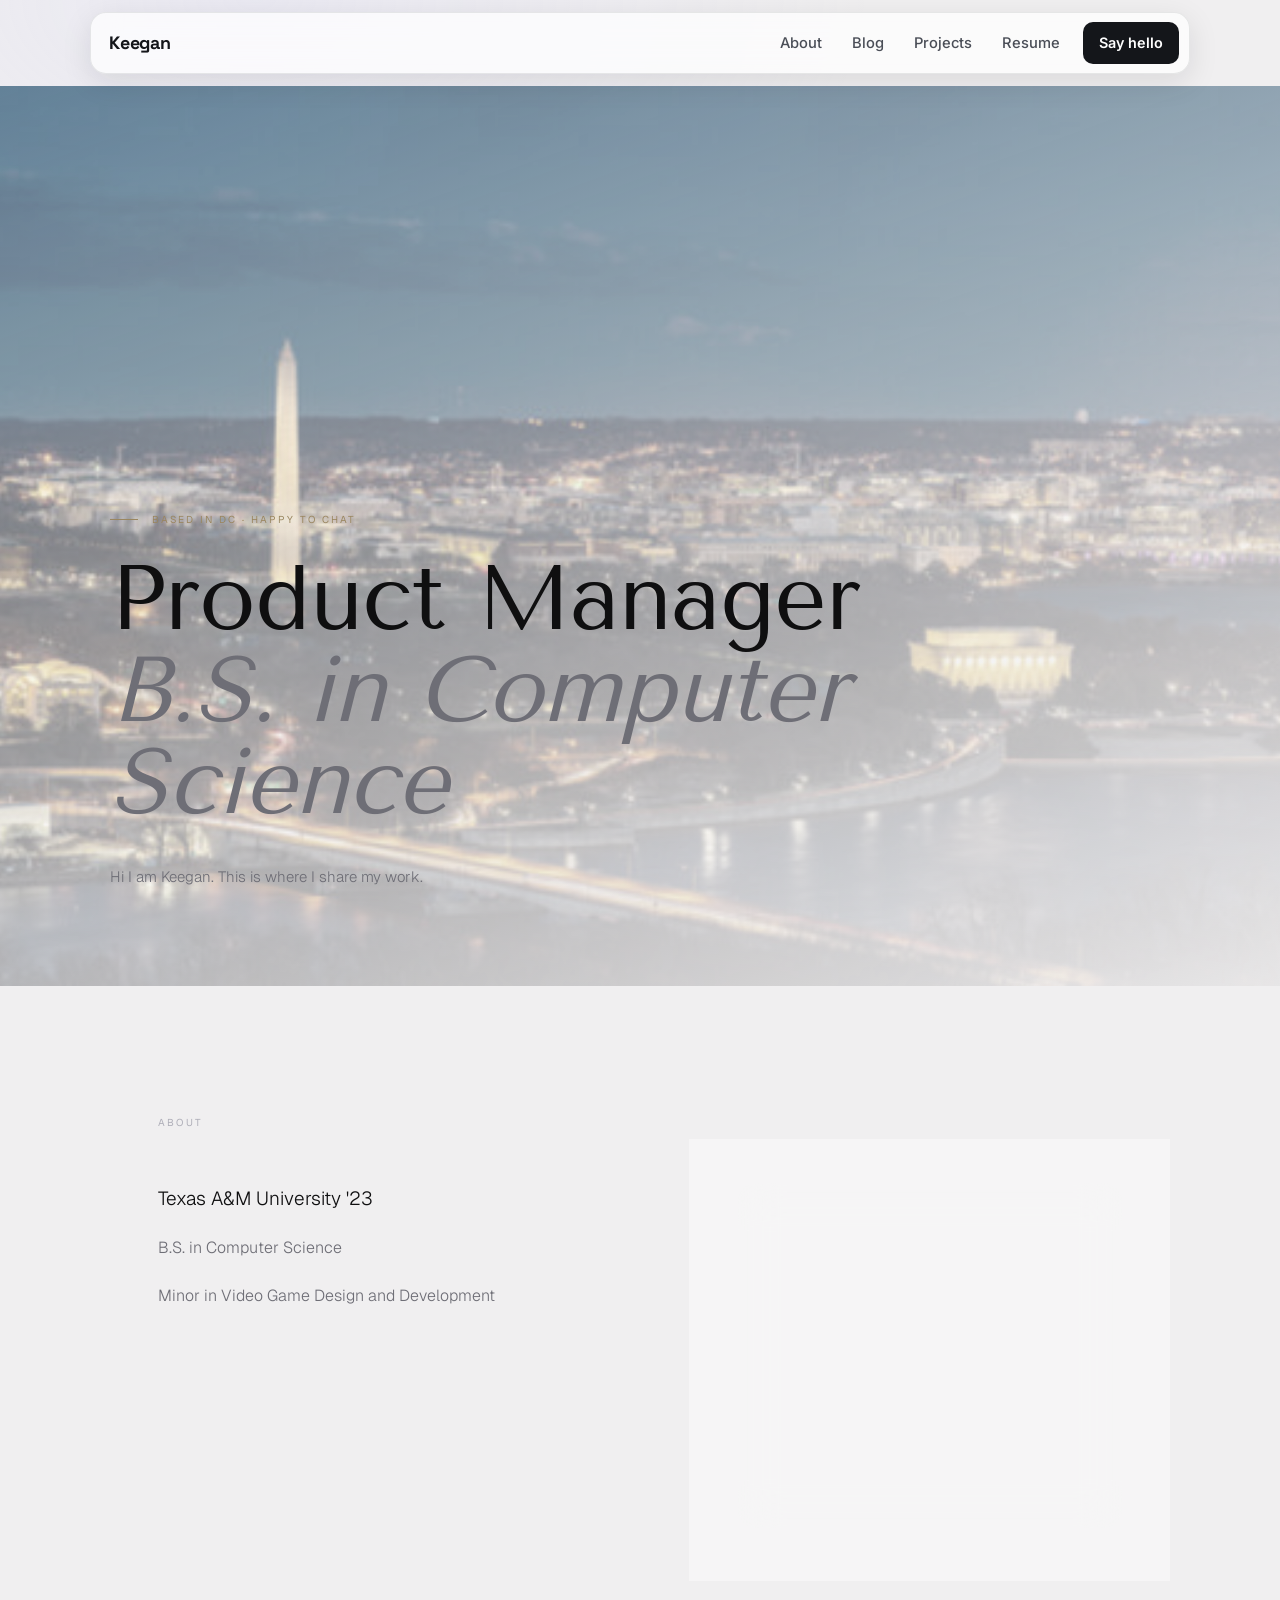
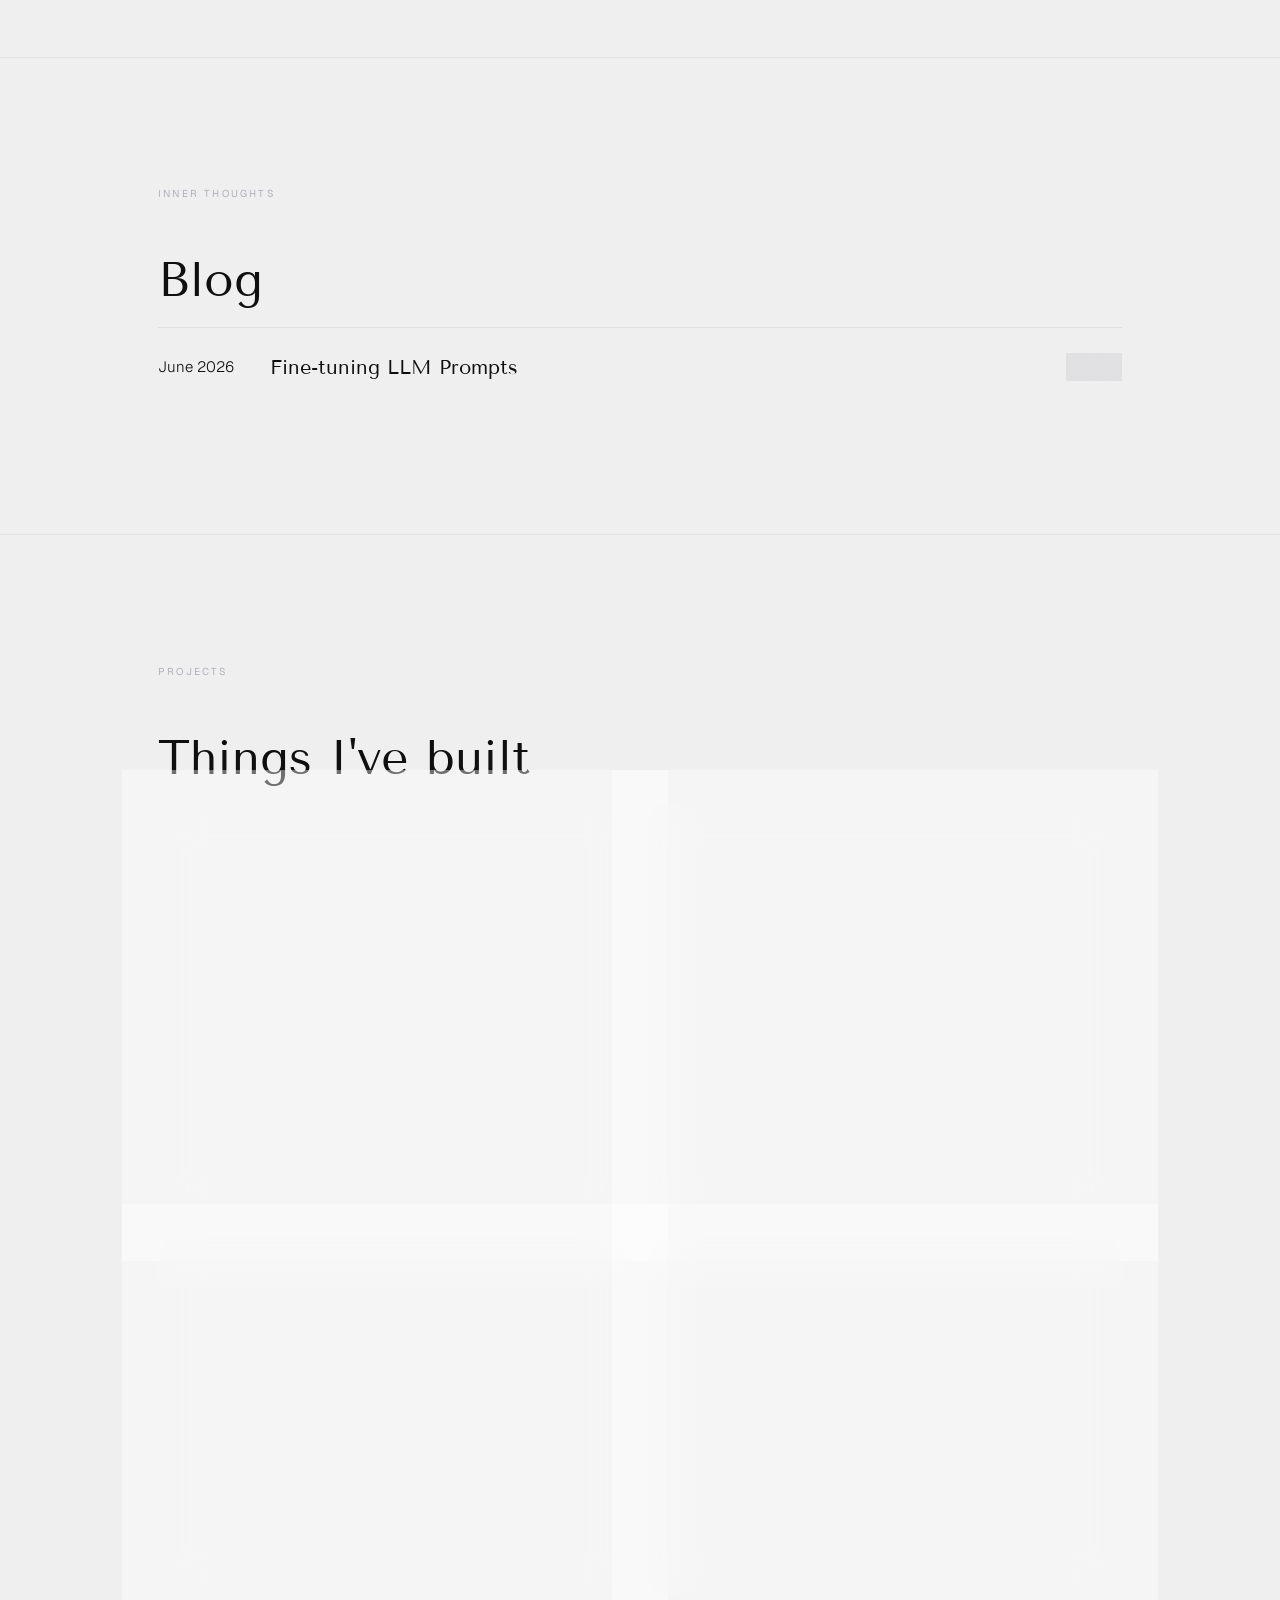
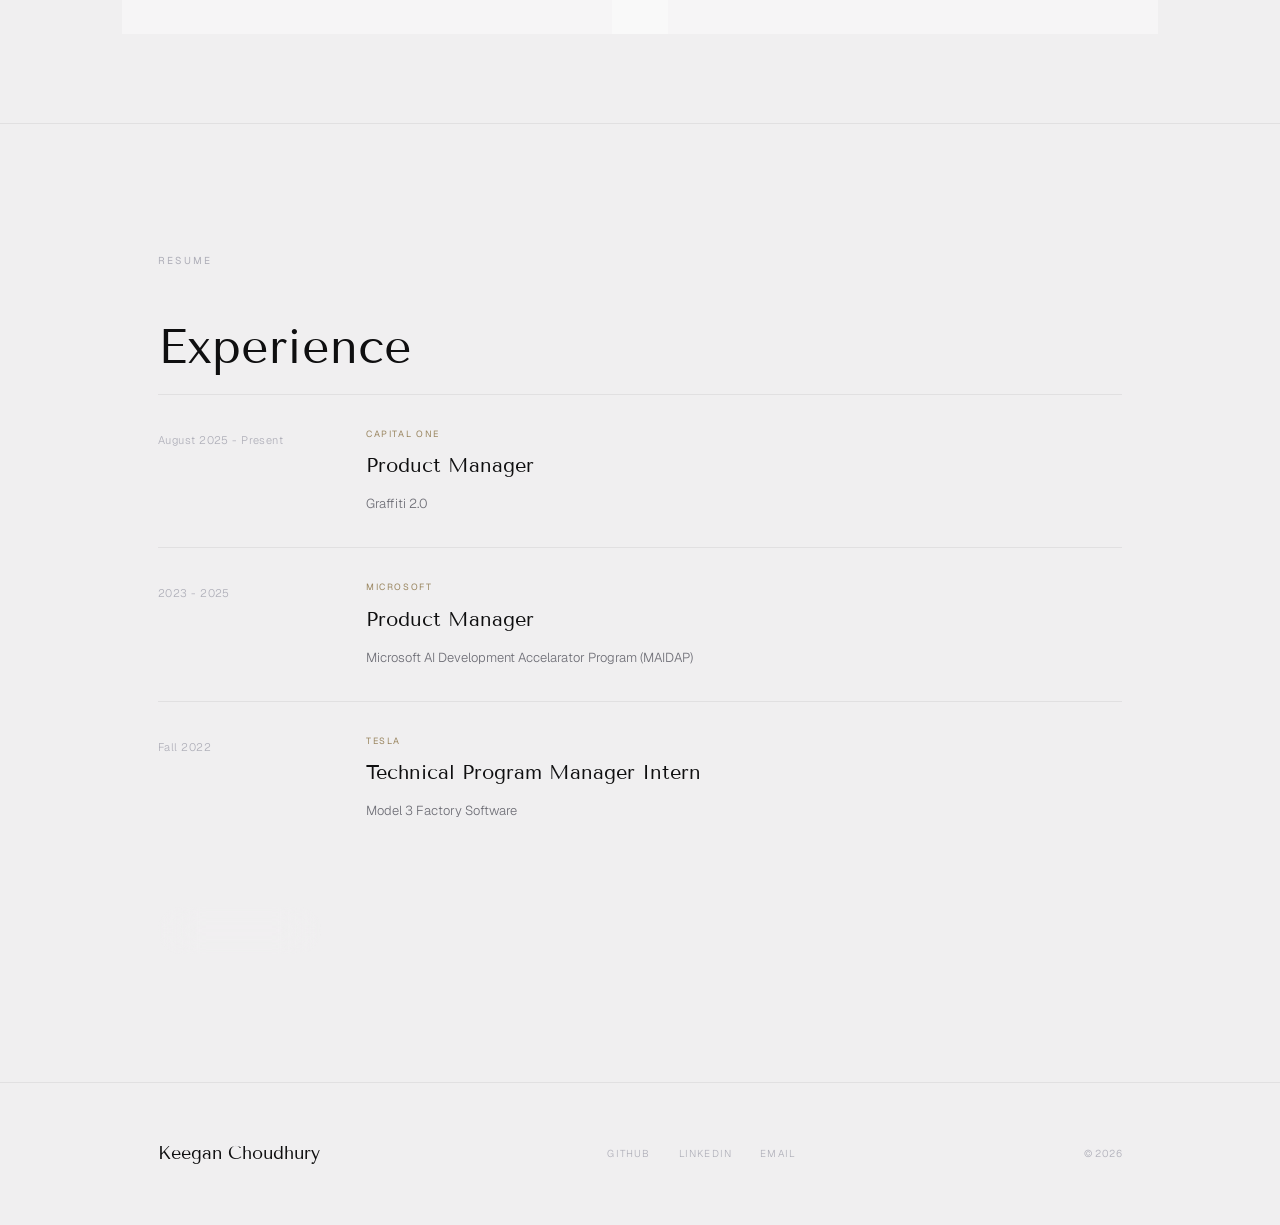
<file: index.html>
<!DOCTYPE html>
<html lang="en">
<head>
  <script src="nav.js" defer></script>
  <meta charset="UTF-8" />
  <meta name="viewport" content="width=device-width, initial-scale=1.0" />
  <title>Keegan Choudhury</title>
  <meta name="description" content="Writer, developer, and curious person." />
  <link rel="stylesheet" href="style.css" />
</head>
<body>

  <!-- ── NAV ── -->
  <site-nav></site-nav>

  <!-- ── HERO ── -->
  <div class="hero">
    <div class="hero-bg">
      <!-- Replace src with your own photo or a dark landscape image -->
      <img
        src="assets/hero.jpg"
        alt="Hero background"
        onerror="this.style.display='none'"
      />
    </div>
    <div class="hero-content">
      <p class="hero-eyebrow">Based in DC · Happy to chat</p>
      <h1>Product Manager<br /><em>B.S. in Computer Science</em></h1>
      <p class="hero-sub">
        Hi I am Keegan. This is where I share my work.
      </p>
    </div>
  </div>

  <!-- ── ABOUT ── -->
  <section id="about">
    <p class="section-label fade-up">About</p>
    <div class="about-grid fade-up">
      <div class="about-text">
        <p>
          Texas A&M University '23
        <p>
          B.S. in Computer Science
        </p>
        <p>
          Minor in Video Game Design and Development
        </p>
      </div>
      <div class="about-meta">
        <div class="meta-item">
          <p class="meta-label">Location</p>
          <p class="meta-value">Arlington, VA</p>
        </div>
        <div class="meta-item">
          <p class="meta-label">Currently</p>
          <p class="meta-value">building this website lol</p>
        </div>
        <div class="meta-item">
          <p class="meta-label">Contact</p>
          <p class="meta-value">
            <a href="mailto:keeganarko@email.com" style="color: var(--accent);">keeganarko@email.com</a>
          </p>
        </div>
        <div class="meta-item">
          <p class="meta-label">Connect with me</p>
          <p class="meta-value">
            <a href="https://github.com/keegan-studio" target="_blank" style="color:var(--accent); margin-right:16px;">GitHub</a>
            <a href="https://www.linkedin.com/in/keeganchou/" target="_blank" style="color:var(--accent);">LinkedIn</a>
          </p>
        </div>
      </div>
    </div>
  </section>

  <div class="full-divider"></div>

  <!-- ── BLOG ── -->
  <section id="blog">
    <p class="section-label fade-up">Inner Thoughts</p>
    <h2 class="section-heading fade-up">Blog</h2>

    <div class="blog-list fade-up">

      <!-- Repeat this block for each piece of blog content -->
      <a href="pages/LLM_Prompt.html" class="blog-item">
        <span class="5/30/2026">June 2026</span>
        <span class="blog-title">Fine-tuning LLM Prompts</span>
        <span class="blog-tag">LLMs</span>
      </a>


    </div>
  </section>

  <div class="full-divider"></div>

  <!-- ── PROJECTS ── -->
  <section id="projects">
    <p class="section-label fade-up">Projects</p>
    <h2 class="section-heading fade-up">Things I've built</h2>

    <div class="projects-grid fade-up">

      <!-- Repeat this block for each project -->
      <div class="project-card">
        <p class="project-number">01</p>
        <h3 class="project-name">Benchmark Dataset Generation for Excel with LLMs</h3>
        <p class="project-desc">
          This paper addresses this gap by introducing a novel approach for constructing a benchmark dataset specifically designed for Excel formula repair. 
          We propose a data generation pipeline, which leverages a small set of curated seed samples from online forums to synthetically expand the dataset. 
        </p>
        <div class="project-tags">
          <span class="tag">Data</span>
          <span class="tag">LLMs</span>
          <span class="tag">Evaluation</span>
        </div>
        <a href="https://kdd-eval-workshop.github.io/genai-evaluation-kdd2025/assets/papers/Submission%2033.pdf" target="_blank" class="project-link">
          View project →
        </a>
      </div>

      <div class="project-card">
        <p class="project-number">02</p>
        <h3 class="project-name">Agent Guided Conversations</h3>
        <p class="project-desc">
          This is a Python sample/demo which highlights a framework for a pattern of use agentic cases we refer to as guided conversations. 
          These are scenarios where an agent with a goal and constraints leads a conversation. See the README for more details.
        </p>
        <div class="project-tags">
          <span class="tag">Agentic Frameworks</span>
          <span class="tag">Memory</span>
          <span class="tag">Context Switching</span>
         
        </div>
        <a href="https://patents.google.com/patent/US20250378320A1/en" target="_blank" class="project-link" style="display:block">
          View filed patent →
        </a>
        <a href="https://github.com/microsoft/semantic-kernel/commit/ce6ccd7e86be3a8130f5cf9724fa5e22fe17c3f1" target="_blank" class="project-link" style="display:block">
          View GitHub Repo →
        </a>
      </div>

      <div class="project-card">
        <p class="project-number">03</p>
        <h3 class="project-name">Teamfight Tactics Coach</h3>
        <p class="project-desc">
          Creating a coach that analyzes your board and gives you tips on what to do next, learns from past games, and studies pro guides
          and meta to help you improve. Built with Python, Gemini API, and a custom dataset of game replays.
        </p>
        <div class="project-tags">
          <span class="tag">Design</span>
          <span class="tag">CSS</span>
        </div>
        <a href="https://github.com/keeganarko/TFTCoach" target="_blank" class="project-link">
          View project →
        </a>
      </div>

      <div class="project-card">
        <p class="project-number">04</p>
        <h3 class="project-name">TBD</h3>
        <p class="project-desc">
          Another description here. You can have as many or as few
          project cards as you need.
        </p>
        <div class="project-tags">
          <span class="tag">Node.js</span>
          <span class="tag">Database</span>
        </div>
        <a href="https://github.com/" target="_blank" class="project-link">
          View project →
        </a>
      </div>

    </div>
  </section>

  <div class="full-divider"></div>

  <!-- ── RESUME ── -->
  <section id="resume">
    <p class="section-label fade-up">Resume</p>
    <h2 class="section-heading fade-up">Experience</h2>

    <div class="resume-section fade-up">

      <!-- Repeat for each role -->
      <div class="resume-role">
        <p class="resume-period">August 2025 - Present</p>
        <div>
          <p class="resume-company">Capital One</p>
          <h3 class="resume-title">Product Manager</h3>
          <p class="resume-desc">
            Graffiti 2.0
          </p>
        </div>
      </div>

      <div class="resume-role">
        <p class="resume-period">2023 - 2025</p>
        <div>
          <p class="resume-company">Microsoft</p>
          <h3 class="resume-title">Product Manager</h3>
          <p class="resume-desc">
            Microsoft AI Development Accelarator Program (MAIDAP)
          </p>
        </div>
      </div>

      <div class="resume-role">
        <p class="resume-period">Fall 2022</p>
        <div>
          <p class="resume-company">Tesla</p>
          <h3 class="resume-title">Technical Program Manager Intern</h3>
          <p class="resume-desc">
            Model 3 Factory Software
          </p>
        </div>
      </div>

    </div>

    <a href="assets/Resume.pdf" target="_blank" class="resume-download fade-up">View Resume ↑</a>
    </a>
  </section>

  <div class="full-divider"></div>

  <!-- ── FOOTER ── -->
  <footer>
    <span class="footer-name">Keegan Choudhury</span>
    <div class="footer-links">
      <a href="https://github.com/keegan-studio" target="_blank">GitHub</a>
      <a href="https://www.linkedin.com/in/keeganarko/" target="_blank">LinkedIn</a>
      <a href="mailto:keeganarko@email.com">Email</a>
    </div>
    <span class="footer-copy">© 2026</span>
  </footer>

  <script src="main.js"></script>
</body>
</html>
</file>
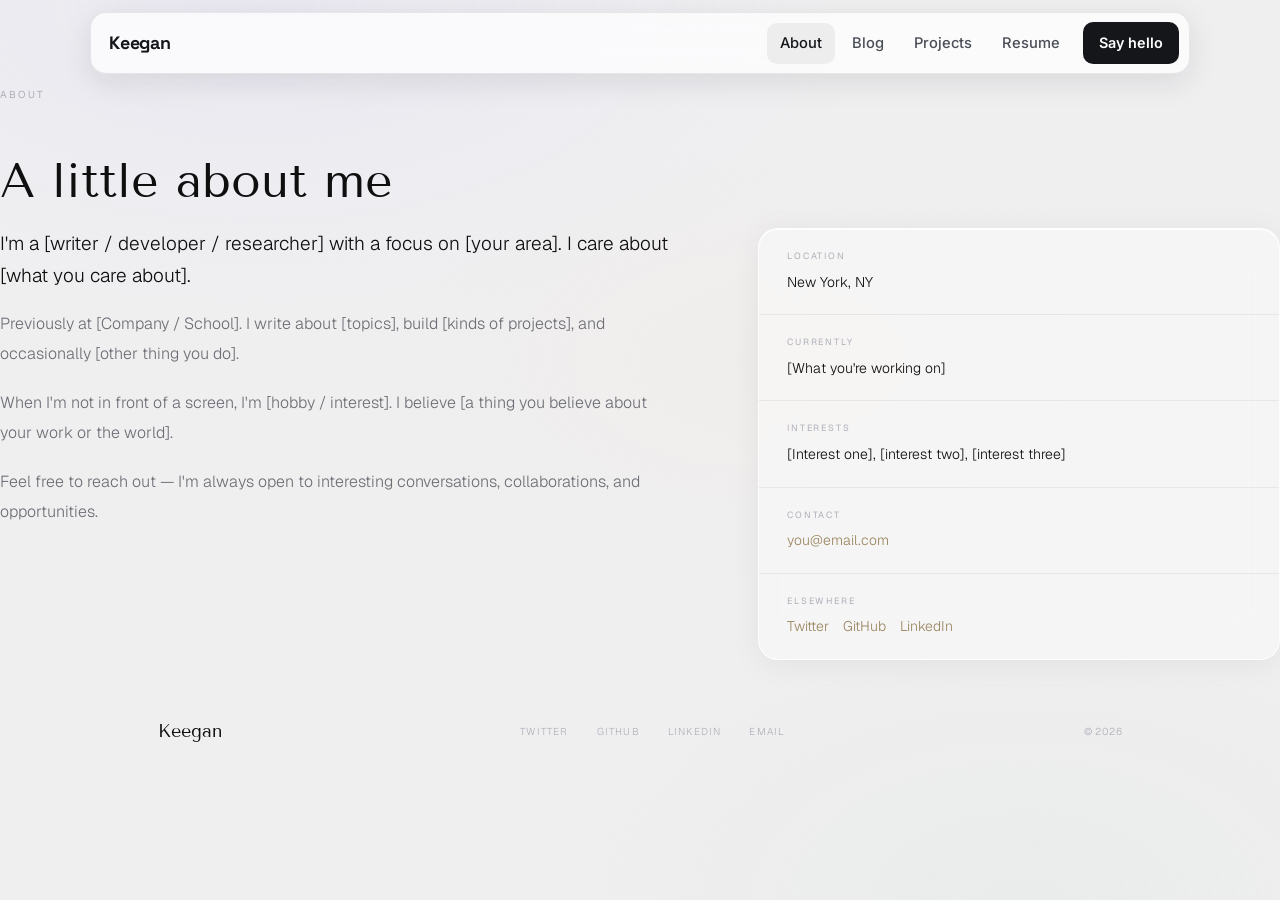
<file: about.html>
<!DOCTYPE html>
<html lang="en">
<head>
  <script src="nav.js" defer></script>
  <meta charset="UTF-8" />
  <meta name="viewport" content="width=device-width, initial-scale=1.0" />
  <title>About — Keegan</title>
  <link rel="preconnect" href="https://fonts.googleapis.com" />
  <link rel="preconnect" href="https://fonts.gstatic.com" crossorigin />
  <link rel="stylesheet" href="style.css" />
</head>
<body>
  <site-nav></site-nav>

  <div class="page">
    <p class="section-label fade-up">About</p>
    <h1 class="section-heading fade-up">A little about me</h1>
    <div class="about-grid fade-up">
      <div class="about-text">
        <p>I'm a [writer / developer / researcher] with a focus on [your area]. I care about [what you care about].</p>
        <p>Previously at [Company / School]. I write about [topics], build [kinds of projects], and occasionally [other thing you do].</p>
        <p>When I'm not in front of a screen, I'm [hobby / interest]. I believe [a thing you believe about your work or the world].</p>
        <p>Feel free to reach out — I'm always open to interesting conversations, collaborations, and opportunities.</p>
      </div>
      <div class="about-meta">
        <div class="meta-item">
          <p class="meta-label">Location</p>
          <p class="meta-value">New York, NY</p>
        </div>
        <div class="meta-item">
          <p class="meta-label">Currently</p>
          <p class="meta-value">[What you're working on]</p>
        </div>
        <div class="meta-item">
          <p class="meta-label">Interests</p>
          <p class="meta-value">[Interest one], [interest two], [interest three]</p>
        </div>
        <div class="meta-item">
          <p class="meta-label">Contact</p>
          <p class="meta-value"><a href="mailto:you@email.com" style="color:var(--gold)">you@email.com</a></p>
        </div>
        <div class="meta-item">
          <p class="meta-label">Elsewhere</p>
          <p class="meta-value" style="display:flex;gap:14px;flex-wrap:wrap">
            <a href="https://twitter.com/" target="_blank" style="color:var(--gold)">Twitter</a>
            <a href="https://github.com/" target="_blank" style="color:var(--gold)">GitHub</a>
            <a href="https://linkedin.com/" target="_blank" style="color:var(--gold)">LinkedIn</a>
          </p>
        </div>
      </div>
    </div>
  </div>

  <footer>
    <span class="footer-name">Keegan</span>
    <div class="footer-links">
      <a href="https://twitter.com/" target="_blank">Twitter</a>
      <a href="https://github.com/" target="_blank">GitHub</a>
      <a href="https://linkedin.com/" target="_blank">LinkedIn</a>
      <a href="mailto:you@email.com">Email</a>
    </div>
    <span class="footer-copy">© 2026</span>
  </footer>
  <script src="main.js"></script>
</body>
</html>
</file>
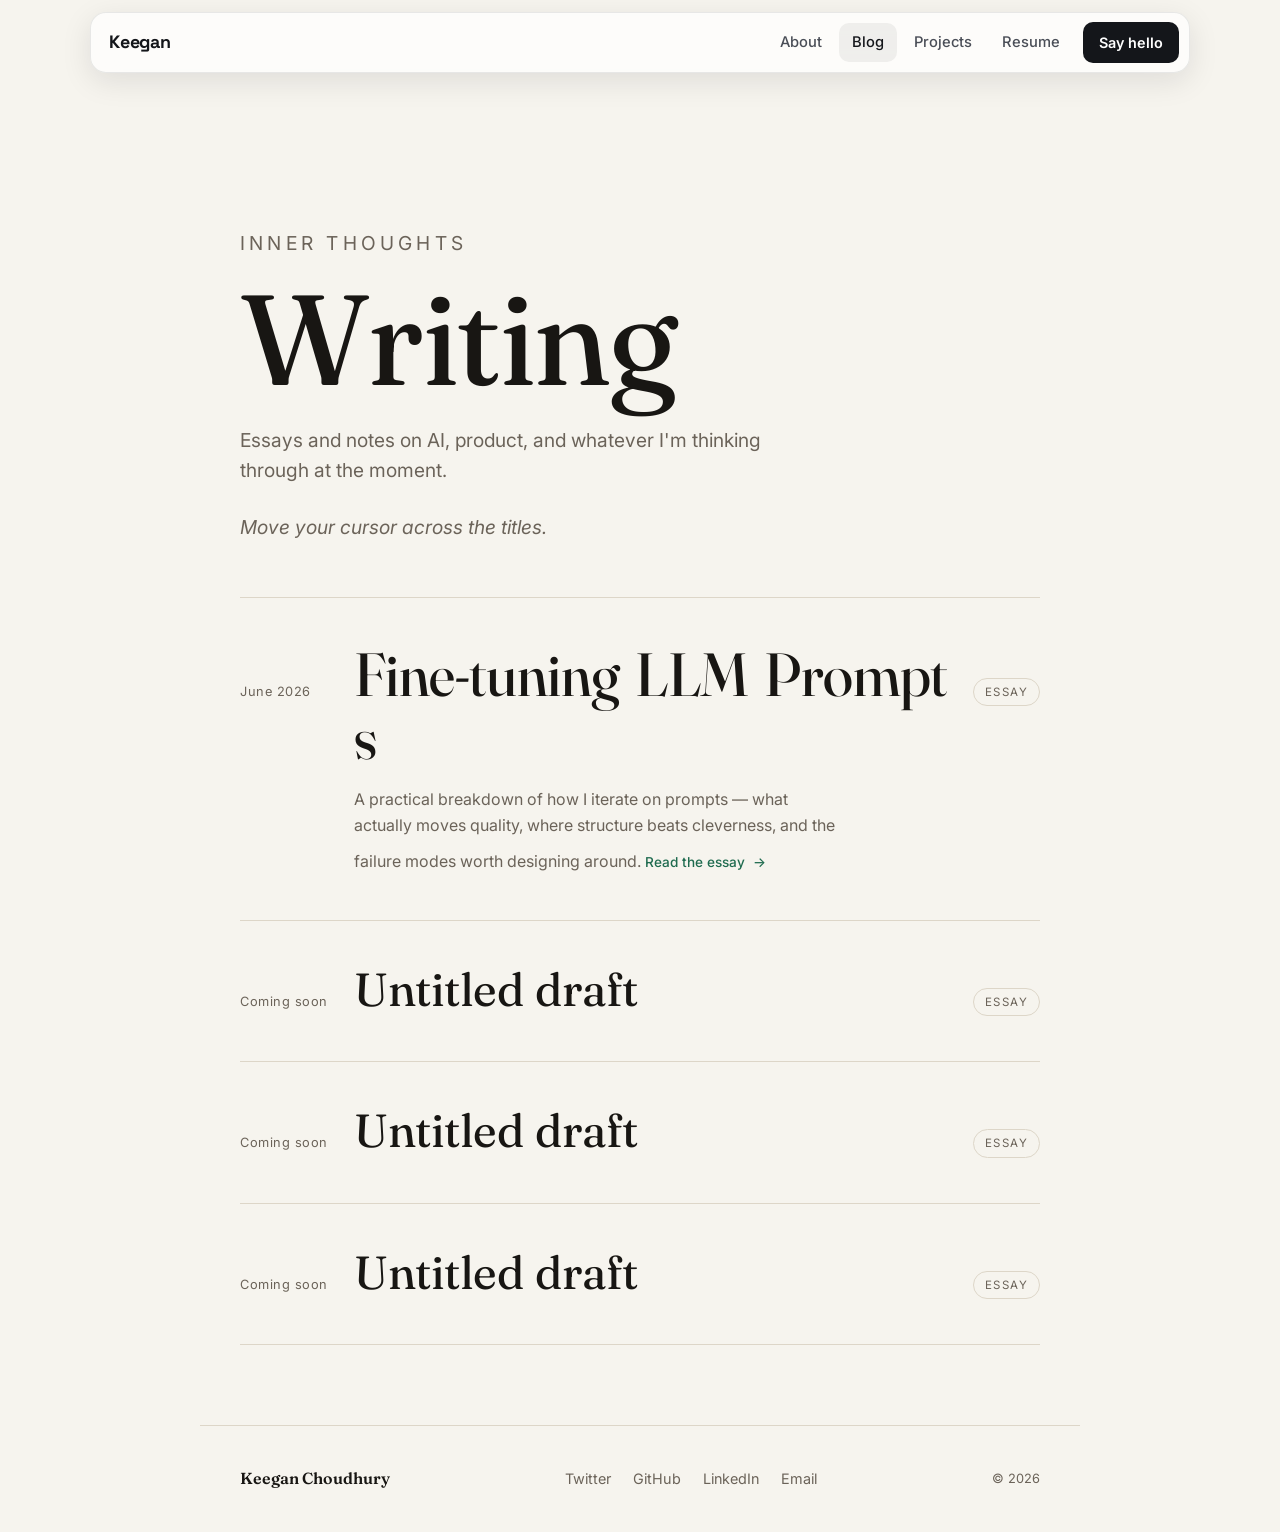
<file: blog.html>
<!DOCTYPE html>
<html lang="en">
<head>
  <meta charset="UTF-8" />
  <meta name="viewport" content="width=device-width, initial-scale=1.0" />
  <title>Writing — Keegan</title>

  <link rel="preconnect" href="https://fonts.googleapis.com" />
  <link rel="preconnect" href="https://fonts.gstatic.com" crossorigin />
  <link href="https://fonts.googleapis.com/css2?family=Fraunces:opsz,wght@9..144,300..900&family=Inter:wght@400;500;600&display=swap" rel="stylesheet" />

  <style>
    /* =========================================================
       WRITING — "Living type" direction (light)
       Headlines are set in a variable serif. As your cursor sweeps
       across a title, each letter blooms in weight + optical size.
       The writing itself is the interactive element.
       Edit posts in <main>; duplicate an .entry block to add one.
       ========================================================= */
    :root {
      --paper:  #f6f4ee;   /* warm paper                 */
      --ink:    #181613;   /* primary text               */
      --soft:   #6b6359;   /* secondary text             */
      --faint:  #ddd6c8;   /* hairlines                  */
      --accent: #1f6b4f;   /* deep ink-green accent       */

      --serif: "Fraunces", Georgia, serif;
      --sans:  "Inter", system-ui, sans-serif;
    }

    * { box-sizing: border-box; margin: 0; padding: 0; }
    html { scroll-behavior: smooth; }

    body {
      background: var(--paper);
      color: var(--ink);
      font-family: var(--sans);
      line-height: 1.6;
      -webkit-font-smoothing: antialiased;
    }

    /* reading progress bar */
    .progress { position: fixed; top: 0; left: 0; height: 3px; width: 0; background: var(--accent); z-index: 60; transition: width .08s linear; }

    /* ---------- NAV ---------- */
    nav {
      position: sticky; top: 0; z-index: 50;
      display: flex; align-items: center; justify-content: space-between;
      padding: 18px clamp(20px, 5vw, 64px);
      background: rgba(246,244,238,.8); backdrop-filter: blur(10px);
      border-bottom: 1px solid var(--faint);
    }
    .nav-logo { font-family: var(--serif); font-weight: 600; font-size: 1.3rem; font-variation-settings: "opsz" 40; color: var(--ink); text-decoration: none; }
    .nav-links { list-style: none; display: flex; gap: clamp(14px, 3vw, 34px); align-items: center; }
    .nav-links a { color: var(--soft); text-decoration: none; font-size: .92rem; font-weight: 500; transition: color .2s ease; }
    .nav-links a:hover, .nav-links a.active { color: var(--ink); }
    .nav-cta { padding: 8px 15px; border-radius: 999px; border: 1px solid var(--ink); color: var(--ink) !important; transition: all .2s ease; }
    .nav-cta:hover { background: var(--ink); color: var(--paper) !important; }

    /* ---------- HERO ---------- */
    header.intro { max-width: 880px; margin: 0 auto; padding: clamp(64px, 13vh, 140px) clamp(20px, 5vw, 40px) clamp(36px, 6vh, 72px); }
    .eyebrow { font-family: var(--sans); font-size: .78rem; letter-spacing: .22em; text-transform: uppercase; color: var(--accent); margin-bottom: 22px; }
    .intro h1 { font-family: var(--serif); font-size: clamp(3.4rem, 13vw, 8rem); line-height: .92; letter-spacing: -.02em; }
    .intro p { margin-top: 26px; max-width: 46ch; color: var(--soft); font-size: clamp(1.05rem, 2.5vw, 1.2rem); }
    .hint { font-family: var(--sans); font-size: .8rem; color: var(--soft); margin-top: 14px; font-style: italic; }

    /* ---------- READING LIST ---------- */
    .list { max-width: 880px; margin: 0 auto; padding: 0 clamp(20px, 5vw, 40px) 80px; }
    .entry { display: block; text-decoration: none; color: inherit; border-top: 1px solid var(--faint); padding: clamp(30px, 5vh, 50px) 0; }
    .entry:last-child { border-bottom: 1px solid var(--faint); }
    .entry-head { display: flex; align-items: baseline; gap: 18px; flex-wrap: wrap; }
    .entry-date { font-family: var(--sans); font-size: .8rem; letter-spacing: .04em; color: var(--soft); min-width: 96px; }

    /* kinetic variable-font title */
    .kinetic {
      font-family: var(--serif); font-weight: 400;
      font-size: clamp(1.7rem, 5.2vw, 2.9rem); line-height: 1.04;
      letter-spacing: -.01em; flex: 1; min-width: 60%;
      font-variation-settings: "opsz" 40, "wght" 420;
    }
    .kinetic .ltr { display: inline-block; transition: font-variation-settings .16s ease, color .2s ease; will-change: font-variation-settings; }
    .kinetic .sp { display: inline-block; width: .26em; }
    .entry:hover .kinetic, .entry:focus-visible .kinetic { color: var(--accent); }

    .entry-tag { font-family: var(--sans); font-size: .72rem; letter-spacing: .12em; text-transform: uppercase; color: var(--soft); border: 1px solid var(--faint); border-radius: 999px; padding: 4px 11px; }

    .entry-excerpt { max-height: 0; overflow: hidden; opacity: 0; transition: max-height .4s ease, opacity .35s ease, margin .4s ease; color: var(--soft); max-width: 60ch; padding-left: 114px; }
    .entry-more { display: inline-flex; align-items: center; gap: 8px; margin-top: 14px; font-size: .85rem; font-weight: 500; color: var(--accent); }
    .entry-more .arrow { transition: transform .25s ease; }
    .entry:hover .entry-excerpt, .entry:focus-visible .entry-excerpt { max-height: 220px; opacity: 1; margin-top: 18px; }
    .entry:hover .entry-more .arrow { transform: translateX(6px); }

    /* featured (latest) reads larger + excerpt shown */
    .entry.featured .kinetic { font-size: clamp(2.2rem, 7vw, 3.8rem); font-variation-settings: "opsz" 110, "wght" 460; }
    .entry.featured .entry-excerpt { max-height: 220px; opacity: 1; margin-top: 18px; }

    @media (max-width: 600px) { .entry-excerpt { padding-left: 0; } .entry-date { min-width: 100%; } }

    /* ---------- FOOTER ---------- */
    footer { border-top: 1px solid var(--faint); max-width: 880px; margin: 0 auto; padding: 40px clamp(20px, 5vw, 40px); display: flex; flex-wrap: wrap; gap: 18px; align-items: center; justify-content: space-between; }
    .footer-name { font-family: var(--serif); font-weight: 600; }
    .footer-links { display: flex; gap: 22px; }
    .footer-links a { color: var(--soft); text-decoration: none; font-size: .9rem; transition: color .2s ease; }
    .footer-links a:hover { color: var(--accent); }
    .footer-copy { font-size: .8rem; color: var(--soft); }

    /* ---------- reveal + a11y ---------- */
    .reveal { opacity: 0; transform: translateY(20px); transition: opacity .6s ease, transform .6s ease; }
    .reveal.in { opacity: 1; transform: none; }
    a:focus-visible { outline: 2px solid var(--accent); outline-offset: 6px; border-radius: 4px; }
    @media (prefers-reduced-motion: reduce) {
      html { scroll-behavior: auto; }
      * { transition: none !important; animation: none !important; }
      .reveal { opacity: 1; transform: none; }
      .entry-excerpt { max-height: none; opacity: 1; padding-left: 0; }
    }
  </style>
  <script src="nav.js" defer></script>
</head>
<body>
  <div class="progress" id="progress" aria-hidden="true"></div>

  <site-nav></site-nav>

  <!-- ============ HERO ============ -->
  <header class="intro">
    <p class="eyebrow reveal">Inner thoughts</p>
    <h1 class="kinetic reveal" data-kinetic>Writing</h1>
    <p class="reveal">Essays and notes on AI, product, and whatever I'm thinking through at the moment.</p>
    <p class="hint reveal">Move your cursor across the titles.</p>
  </header>

  <!-- ============ READING LIST ============
       Newest first. The first .entry is "featured" (excerpt shown by
       default). Titles marked data-kinetic react to the cursor.
  -->
  <main class="list">

    <a href="pages/LLM_Prompt.html" class="entry featured reveal">
      <div class="entry-head">
        <span class="entry-date">June 2026</span>
        <h2 class="kinetic" data-kinetic>Fine-tuning LLM Prompts</h2>
        <span class="entry-tag">Essay</span>
      </div>
      <p class="entry-excerpt">
        A practical breakdown of how I iterate on prompts — what actually moves quality,
        where structure beats cleverness, and the failure modes worth designing around.
        <span class="entry-more">Read the essay <span class="arrow">→</span></span>
      </p>
    </a>

    <a href="pages/blog-2.html" class="entry reveal">
      <div class="entry-head">
        <span class="entry-date">Coming soon</span>
        <h2 class="kinetic" data-kinetic>Untitled draft</h2>
        <span class="entry-tag">Essay</span>
      </div>
      <p class="entry-excerpt">
        Replace this with a one- or two-line teaser. It appears on hover.
        <span class="entry-more">Read the essay <span class="arrow">→</span></span>
      </p>
    </a>

    <a href="pages/blog-3.html" class="entry reveal">
      <div class="entry-head">
        <span class="entry-date">Coming soon</span>
        <h2 class="kinetic" data-kinetic>Untitled draft</h2>
        <span class="entry-tag">Essay</span>
      </div>
      <p class="entry-excerpt">
        Replace this with a one- or two-line teaser. It appears on hover.
        <span class="entry-more">Read the essay <span class="arrow">→</span></span>
      </p>
    </a>

    <a href="pages/blog-4.html" class="entry reveal">
      <div class="entry-head">
        <span class="entry-date">Coming soon</span>
        <h2 class="kinetic" data-kinetic>Untitled draft</h2>
        <span class="entry-tag">Essay</span>
      </div>
      <p class="entry-excerpt">
        Replace this with a one- or two-line teaser. It appears on hover.
        <span class="entry-more">Read the essay <span class="arrow">→</span></span>
      </p>
    </a>

  </main>

  <footer>
    <span class="footer-name">Keegan Choudhury</span>
    <div class="footer-links">
      <a href="https://twitter.com/" target="_blank" rel="noopener">Twitter</a>
      <a href="https://github.com/keeganarko" target="_blank" rel="noopener">GitHub</a>
      <a href="https://linkedin.com/in/keeganarko/" target="_blank" rel="noopener">LinkedIn</a>
      <a href="mailto:keeganarko@email.com">Email</a>
    </div>
    <span class="footer-copy">© 2026</span>
  </footer>

  <script>
    const reduce = window.matchMedia('(prefers-reduced-motion: reduce)').matches;

    // reading progress
    const bar = document.getElementById('progress');
    const onScroll = () => {
      const h = document.documentElement;
      const pct = h.scrollTop / (h.scrollHeight - h.clientHeight || 1);
      bar.style.width = Math.min(100, pct * 100) + '%';
    };
    window.addEventListener('scroll', onScroll, { passive: true });

    // scroll reveal
    const io = new IntersectionObserver((es) => {
      es.forEach(e => { if (e.isIntersecting) { e.target.classList.add('in'); io.unobserve(e.target); } });
    }, { threshold: 0.15 });
    document.querySelectorAll('.reveal').forEach(el => io.observe(el));

    // split kinetic titles into per-letter spans
    document.querySelectorAll('[data-kinetic]').forEach(el => {
      const text = el.textContent;
      el.textContent = '';
      [...text].forEach(ch => {
        if (ch === ' ') { const s = document.createElement('span'); s.className = 'sp'; el.appendChild(s); return; }
        const s = document.createElement('span');
        s.className = 'ltr'; s.textContent = ch;
        s.style.fontVariationSettings = getComputedStyle(el).fontVariationSettings;
        el.appendChild(s);
      });
    });

    // cursor-proximity weight bloom (desktop, motion allowed)
    if (!reduce && matchMedia('(hover: hover) and (pointer: fine)').matches) {
      document.querySelectorAll('[data-kinetic]').forEach(title => {
        const letters = [...title.querySelectorAll('.ltr')];
        title.addEventListener('pointermove', e => {
          letters.forEach(l => {
            const r = l.getBoundingClientRect();
            const cx = r.left + r.width / 2, cy = r.top + r.height / 2;
            const d = Math.hypot(e.clientX - cx, e.clientY - cy);
            const t = Math.max(0, 1 - d / 160);          // 0..1 closeness
            const wght = Math.round(360 + t * 480);        // 360..840
            const opsz = Math.round(20 + t * 120);         // 20..140
            l.style.fontVariationSettings = `"opsz" ${opsz}, "wght" ${wght}`;
          });
        });
        title.addEventListener('pointerleave', () => {
          letters.forEach(l => l.style.fontVariationSettings = `"opsz" 40, "wght" 420`);
        });
      });
    }
  </script>
</body>
</html>
</file>
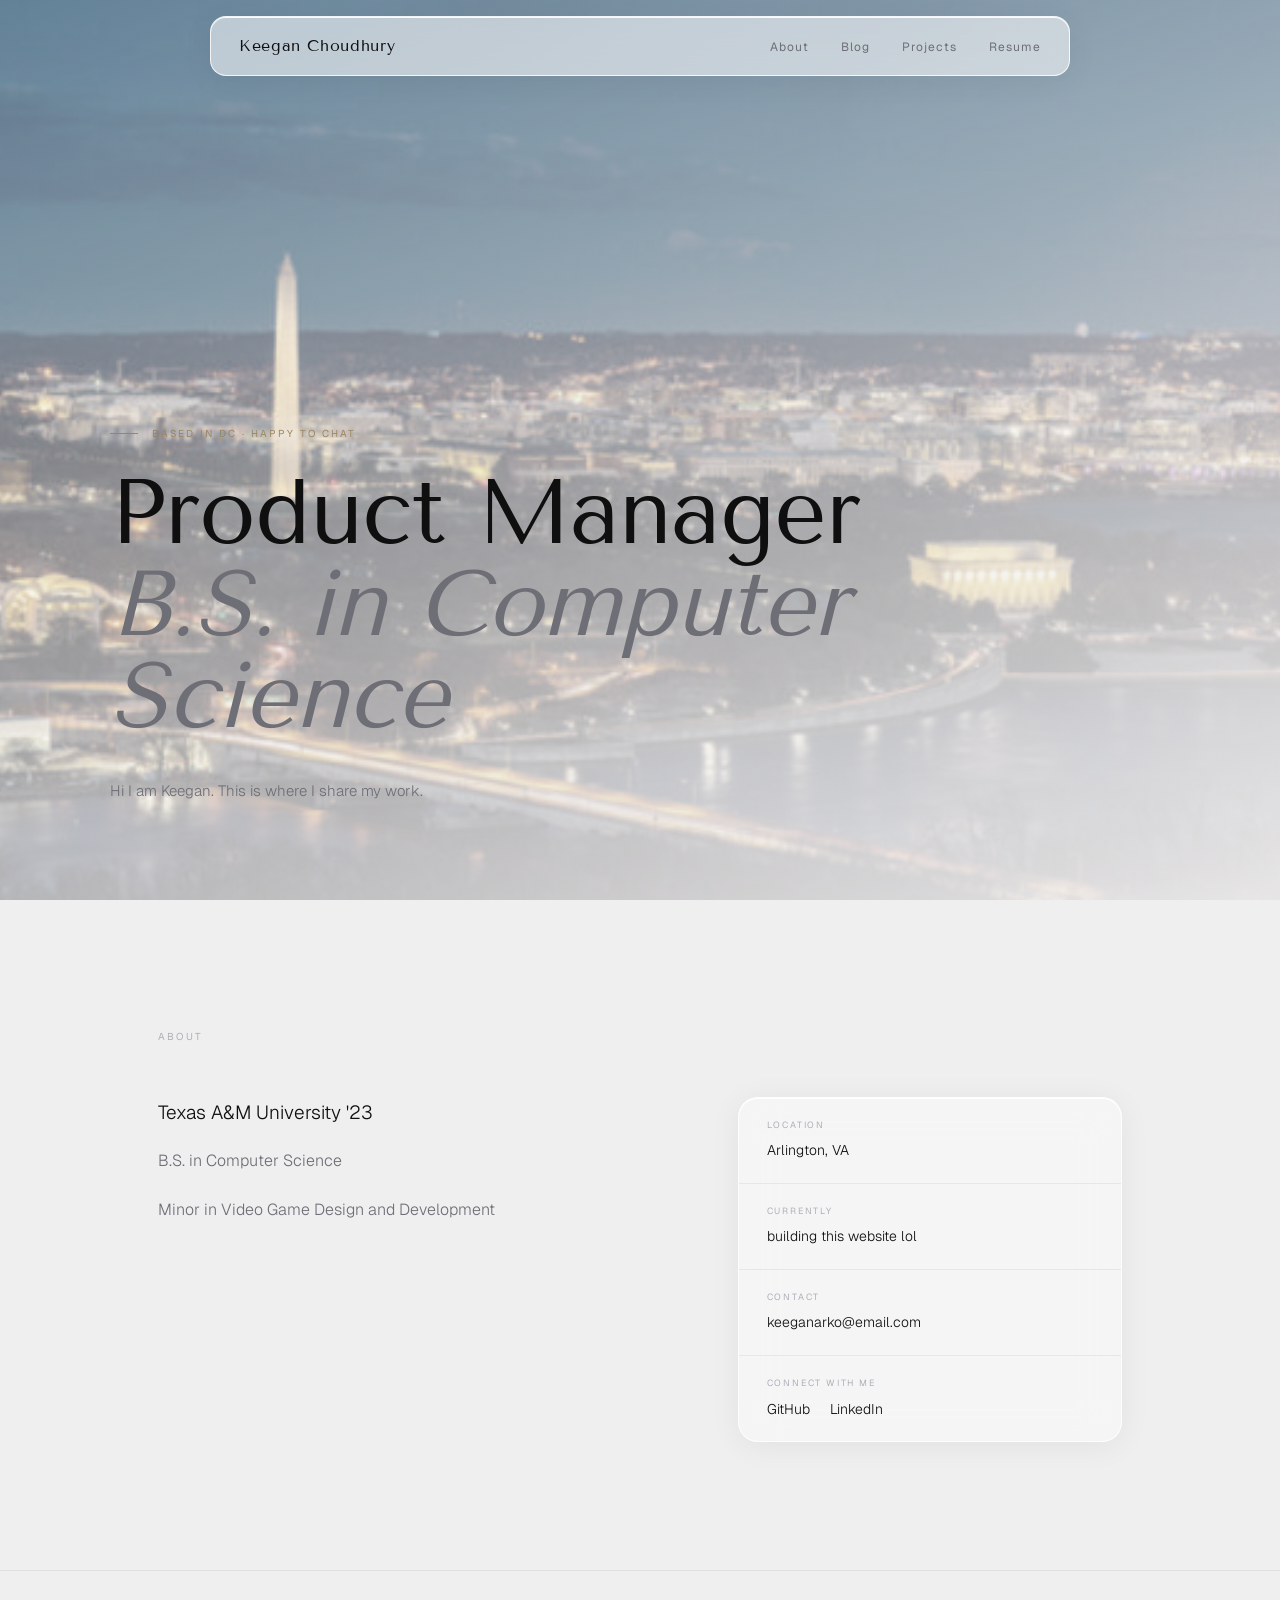
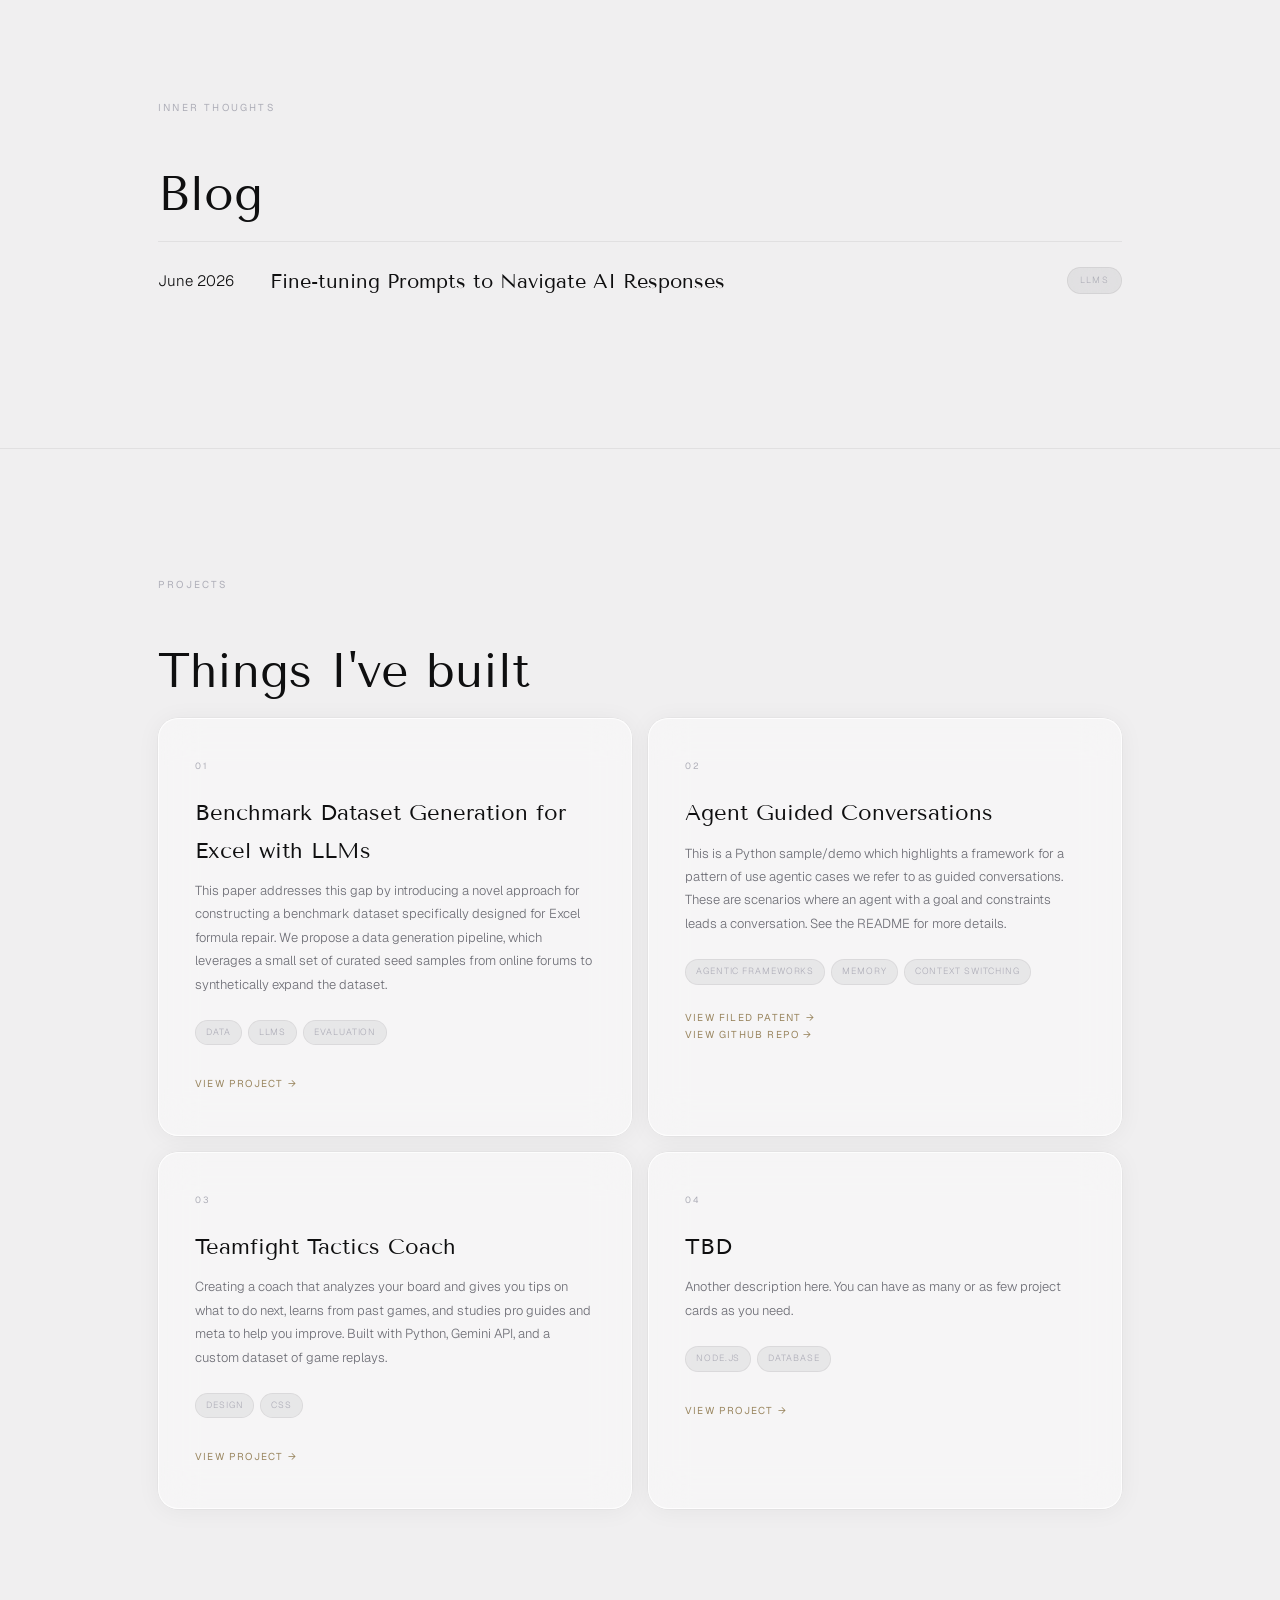
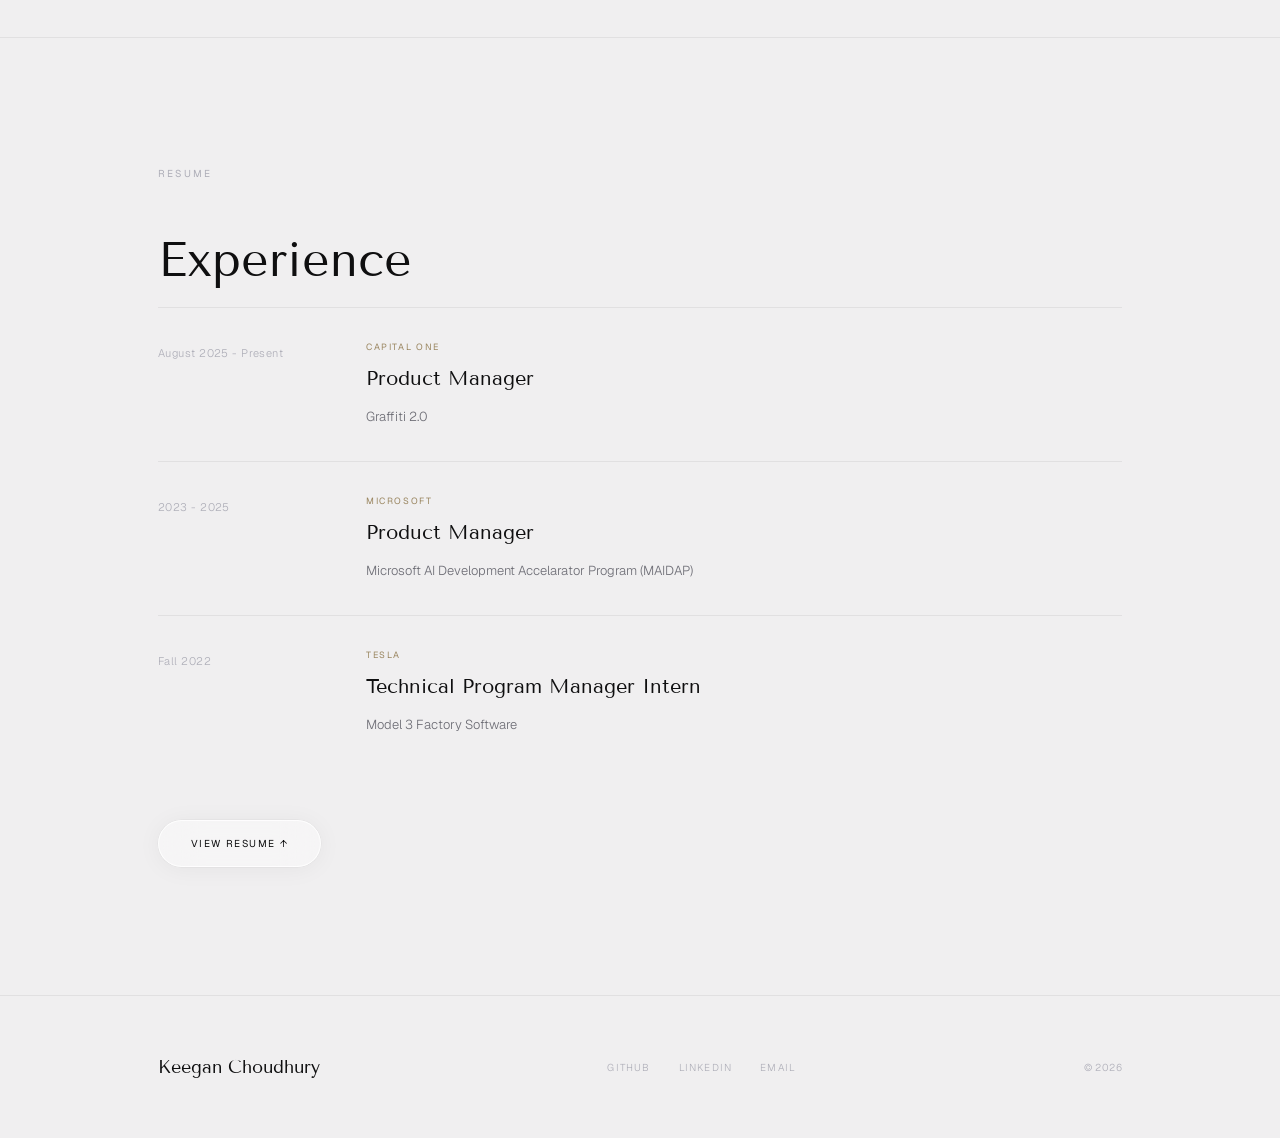
<file: home.html>
<!DOCTYPE html>
<html lang="en">
<head>
  <meta charset="UTF-8" />
  <meta name="viewport" content="width=device-width, initial-scale=1.0" />
  <title>Keegan Choudhury</title>
  <meta name="description" content="Writer, developer, and curious person." />
  <link rel="stylesheet" href="style.css" />
</head>
<body>

  <!-- ── NAV ── -->
  <nav>
    <a href="/" class="nav-logo">Keegan Choudhury</a>
    <ul class="nav-links">
    <li><a href="about.html">About</a></li>
    <li><a href="blog.html">Blog</a></li>
    <li><a href="projects.html">Projects</a></li>
    <li><a href="resume.html">Resume</a></li>
    </ul>
  </nav>

  <!-- ── HERO ── -->
  <div class="hero">
    <div class="hero-bg">
      <!-- Replace src with your own photo or a dark landscape image -->
      <img
        src="assets/hero.jpg"
        alt="Hero background"
        onerror="this.style.display='none'"
      />
    </div>
    <div class="hero-content">
      <p class="hero-eyebrow">Based in DC · Happy to chat</p>
      <h1>Product Manager<br /><em>B.S. in Computer Science</em></h1>
      <p class="hero-sub">
        Hi I am Keegan. This is where I share my work.
      </p>
    </div>
  </div>

  <!-- ── ABOUT ── -->
  <section id="about">
    <p class="section-label fade-up">About</p>
    <div class="about-grid fade-up">
      <div class="about-text">
        <p>
          Texas A&M University '23
        <p>
          B.S. in Computer Science
        </p>
        <p>
          Minor in Video Game Design and Development
        </p>
      </div>
      <div class="about-meta">
        <div class="meta-item">
          <p class="meta-label">Location</p>
          <p class="meta-value">Arlington, VA</p>
        </div>
        <div class="meta-item">
          <p class="meta-label">Currently</p>
          <p class="meta-value">building this website lol</p>
        </div>
        <div class="meta-item">
          <p class="meta-label">Contact</p>
          <p class="meta-value">
            <a href="mailto:keeganarko@email.com" style="color: var(--accent);">keeganarko@email.com</a>
          </p>
        </div>
        <div class="meta-item">
          <p class="meta-label">Connect with me</p>
          <p class="meta-value">
            <a href="https://github.com/keegan-studio" target="_blank" style="color:var(--accent); margin-right:16px;">GitHub</a>
            <a href="https://www.linkedin.com/in/keeganchou/" target="_blank" style="color:var(--accent);">LinkedIn</a>
          </p>
        </div>
      </div>
    </div>
  </section>

  <div class="full-divider"></div>

  <!-- ── BLOG ── -->
  <section id="blog">
    <p class="section-label fade-up">Inner Thoughts</p>
    <h2 class="section-heading fade-up">Blog</h2>

    <div class="blog-list fade-up">

      <!-- Repeat this block for each piece of blog content -->
      <a href="pages/LLM_Prompt.html" class="blog-item">
        <span class="5/30/2026">June 2026</span>
        <span class="blog-title">Fine-tuning Prompts to Navigate AI Responses</span>
        <span class="blog-tag">LLMs</span>
      </a>


    </div>
  </section>

  <div class="full-divider"></div>

  <!-- ── PROJECTS ── -->
  <section id="projects">
    <p class="section-label fade-up">Projects</p>
    <h2 class="section-heading fade-up">Things I've built</h2>

    <div class="projects-grid fade-up">

      <!-- Repeat this block for each project -->
      <div class="project-card">
        <p class="project-number">01</p>
        <h3 class="project-name">Benchmark Dataset Generation for Excel with LLMs</h3>
        <p class="project-desc">
          This paper addresses this gap by introducing a novel approach for constructing a benchmark dataset specifically designed for Excel formula repair. 
          We propose a data generation pipeline, which leverages a small set of curated seed samples from online forums to synthetically expand the dataset. 
        </p>
        <div class="project-tags">
          <span class="tag">Data</span>
          <span class="tag">LLMs</span>
          <span class="tag">Evaluation</span>
        </div>
        <a href="https://kdd-eval-workshop.github.io/genai-evaluation-kdd2025/assets/papers/Submission%2033.pdf" target="_blank" class="project-link">
          View project →
        </a>
      </div>

      <div class="project-card">
        <p class="project-number">02</p>
        <h3 class="project-name">Agent Guided Conversations</h3>
        <p class="project-desc">
          This is a Python sample/demo which highlights a framework for a pattern of use agentic cases we refer to as guided conversations. 
          These are scenarios where an agent with a goal and constraints leads a conversation. See the README for more details.
        </p>
        <div class="project-tags">
          <span class="tag">Agentic Frameworks</span>
          <span class="tag">Memory</span>
          <span class="tag">Context Switching</span>
         
        </div>
        <a href="https://patents.google.com/patent/US20250378320A1/en" target="_blank" class="project-link" style="display:block">
          View filed patent →
        </a>
        <a href="https://github.com/microsoft/semantic-kernel/commit/ce6ccd7e86be3a8130f5cf9724fa5e22fe17c3f1" target="_blank" class="project-link" style="display:block">
          View GitHub Repo →
        </a>
      </div>

      <div class="project-card">
        <p class="project-number">03</p>
        <h3 class="project-name">Teamfight Tactics Coach</h3>
        <p class="project-desc">
          Creating a coach that analyzes your board and gives you tips on what to do next, learns from past games, and studies pro guides
          and meta to help you improve. Built with Python, Gemini API, and a custom dataset of game replays.
        </p>
        <div class="project-tags">
          <span class="tag">Design</span>
          <span class="tag">CSS</span>
        </div>
        <a href="https://github.com/keeganarko/TFTCoach" target="_blank" class="project-link">
          View project →
        </a>
      </div>

      <div class="project-card">
        <p class="project-number">04</p>
        <h3 class="project-name">TBD</h3>
        <p class="project-desc">
          Another description here. You can have as many or as few
          project cards as you need.
        </p>
        <div class="project-tags">
          <span class="tag">Node.js</span>
          <span class="tag">Database</span>
        </div>
        <a href="https://github.com/" target="_blank" class="project-link">
          View project →
        </a>
      </div>

    </div>
  </section>

  <div class="full-divider"></div>

  <!-- ── RESUME ── -->
  <section id="resume">
    <p class="section-label fade-up">Resume</p>
    <h2 class="section-heading fade-up">Experience</h2>

    <div class="resume-section fade-up">

      <!-- Repeat for each role -->
      <div class="resume-role">
        <p class="resume-period">August 2025 - Present</p>
        <div>
          <p class="resume-company">Capital One</p>
          <h3 class="resume-title">Product Manager</h3>
          <p class="resume-desc">
            Graffiti 2.0
          </p>
        </div>
      </div>

      <div class="resume-role">
        <p class="resume-period">2023 - 2025</p>
        <div>
          <p class="resume-company">Microsoft</p>
          <h3 class="resume-title">Product Manager</h3>
          <p class="resume-desc">
            Microsoft AI Development Accelarator Program (MAIDAP)
          </p>
        </div>
      </div>

      <div class="resume-role">
        <p class="resume-period">Fall 2022</p>
        <div>
          <p class="resume-company">Tesla</p>
          <h3 class="resume-title">Technical Program Manager Intern</h3>
          <p class="resume-desc">
            Model 3 Factory Software
          </p>
        </div>
      </div>

    </div>

    <a href="assets/Resume.pdf" target="_blank" class="resume-download fade-up">View Resume ↑</a>
    </a>
  </section>

  <div class="full-divider"></div>

  <!-- ── FOOTER ── -->
  <footer>
    <span class="footer-name">Keegan Choudhury</span>
    <div class="footer-links">
      <a href="https://github.com/keegan-studio" target="_blank">GitHub</a>
      <a href="https://www.linkedin.com/in/keeganarko/" target="_blank">LinkedIn</a>
      <a href="mailto:keeganarko@email.com">Email</a>
    </div>
    <span class="footer-copy">© 2026</span>
  </footer>

  <script src="main.js"></script>
</body>
</html>
</file>
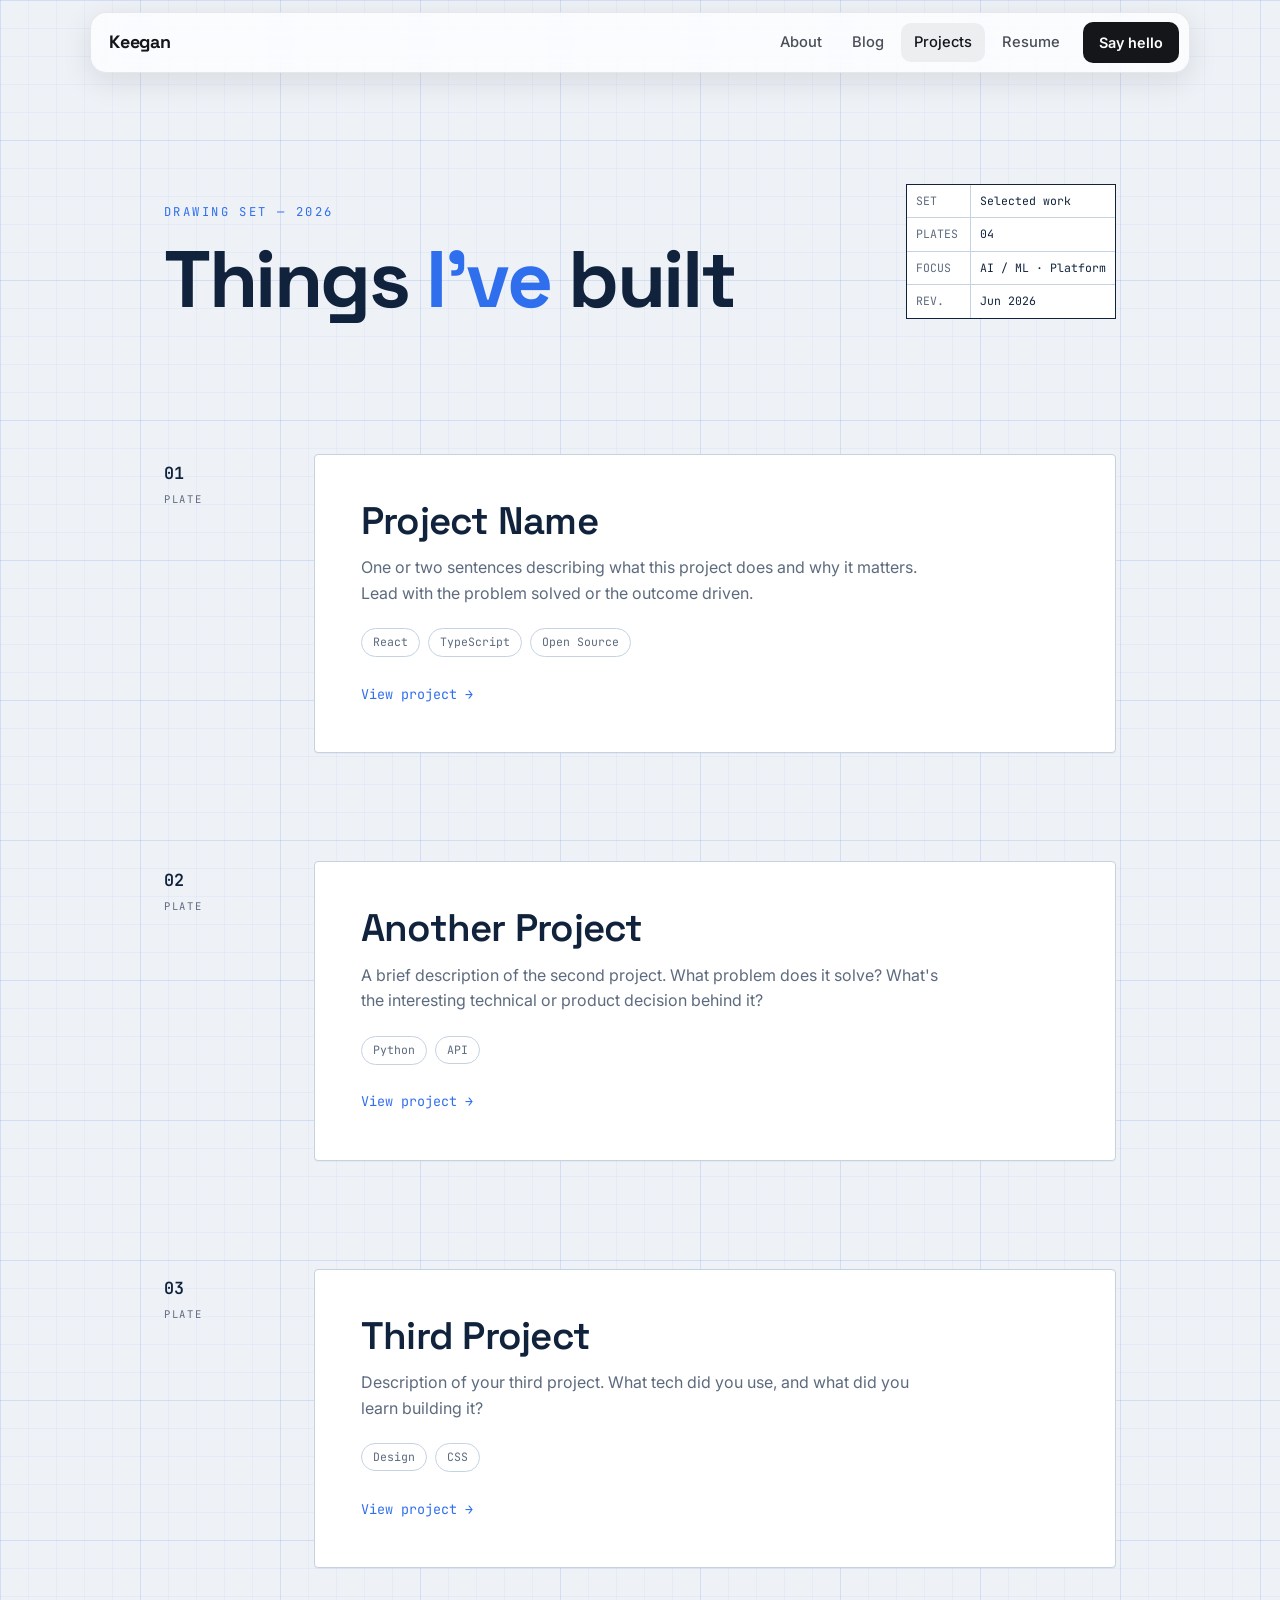
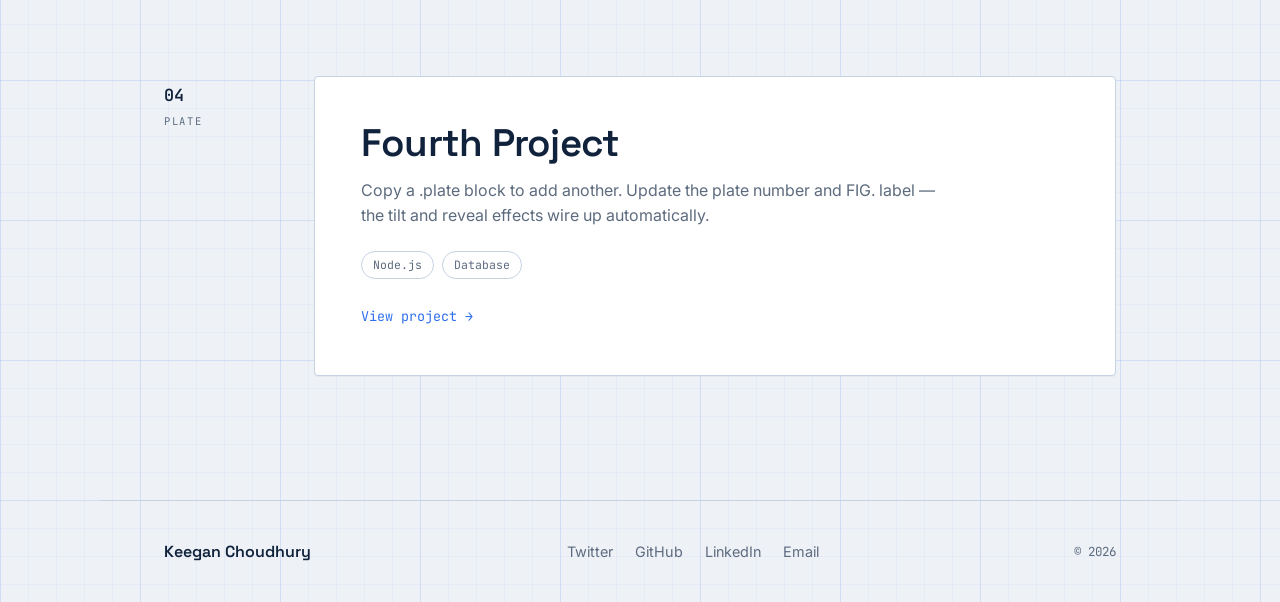
<file: projects.html>
<!DOCTYPE html>
<html lang="en">
<head>
  <meta charset="UTF-8" />
  <meta name="viewport" content="width=device-width, initial-scale=1.0" />
  <title>Projects — Keegan</title>

  <link rel="preconnect" href="https://fonts.googleapis.com" />
  <link rel="preconnect" href="https://fonts.gstatic.com" crossorigin />
  <link href="https://fonts.googleapis.com/css2?family=Space+Grotesk:wght@400;500;600;700&family=Inter:wght@400;500&family=JetBrains+Mono:wght@400;500;600&display=swap" rel="stylesheet" />

  <style>
    /* =========================================================
       PROJECTS — "Drafting board" direction (light)
       Each project is a plate on a blueprint surface. Cards tilt in
       3D toward the cursor; technical annotations draw in on hover.
       Edit content in <main>; duplicate a .plate block to add more.
       ========================================================= */
    :root {
      --paper:  #eef2f7;   /* drafting surface          */
      --card:   #ffffff;   /* plate / card              */
      --ink:    #11233c;   /* primary text (navy ink)   */
      --soft:   #5d6b7e;   /* secondary text            */
      --line:   #c4d2e2;   /* hairlines                 */
      --blue:   #2f6fed;   /* drafting blue accent      */
      --signal: #e0533d;   /* annotation red            */
      --gridmin: rgba(47,111,237,.05);
      --gridmaj: rgba(47,111,237,.10);

      --display: "Space Grotesk", system-ui, sans-serif;
      --body:    "Inter", system-ui, sans-serif;
      --mono:    "JetBrains Mono", ui-monospace, monospace;
    }

    * { box-sizing: border-box; margin: 0; padding: 0; }
    html { scroll-behavior: smooth; }

    body {
      background-color: var(--paper);
      color: var(--ink);
      font-family: var(--body);
      line-height: 1.6;
      -webkit-font-smoothing: antialiased;
      /* blueprint grid: fine minor lines + bolder major lines */
      background-image:
        linear-gradient(var(--gridmin) 1px, transparent 1px),
        linear-gradient(90deg, var(--gridmin) 1px, transparent 1px),
        linear-gradient(var(--gridmaj) 1px, transparent 1px),
        linear-gradient(90deg, var(--gridmaj) 1px, transparent 1px);
      background-size: 28px 28px, 28px 28px, 140px 140px, 140px 140px;
    }

    /* ---------- crosshair cursor (desktop, on-theme) ---------- */
    .crosshair { position: fixed; inset: 0; pointer-events: none; z-index: 60; opacity: 0; transition: opacity .3s ease; }
    .crosshair span { position: absolute; background: rgba(47,111,237,.28); }
    .crosshair .vx { width: 1px; top: 0; bottom: 0; }
    .crosshair .hz { height: 1px; left: 0; right: 0; }
    @media (hover: hover) and (pointer: fine) { body:hover .crosshair { opacity: 1; } }

    /* ---------- NAV ---------- */
    nav {
      position: sticky; top: 0; z-index: 50;
      display: flex; align-items: center; justify-content: space-between;
      padding: 16px clamp(20px, 5vw, 64px);
      background: rgba(238,242,247,.8); backdrop-filter: blur(10px);
      border-bottom: 1px solid var(--line);
    }
    .nav-logo { font-family: var(--display); font-weight: 700; font-size: 1.15rem; color: var(--ink); text-decoration: none; letter-spacing: -.01em; }
    .nav-links { list-style: none; display: flex; gap: clamp(14px, 3vw, 34px); align-items: center; }
    .nav-links a { color: var(--soft); text-decoration: none; font-size: .92rem; font-weight: 500; transition: color .2s ease; }
    .nav-links a:hover, .nav-links a.active { color: var(--ink); }
    .nav-cta { font-family: var(--mono); font-size: .8rem !important; padding: 7px 13px; border: 1px solid var(--blue); border-radius: 7px; color: var(--blue) !important; }
    .nav-cta:hover { background: var(--blue); color: #fff !important; }

    /* ---------- HERO: title block ---------- */
    header.hero {
      max-width: 1080px; margin: 0 auto;
      padding: clamp(56px, 11vh, 120px) clamp(20px, 5vw, 64px) clamp(30px, 5vh, 60px);
      display: grid; grid-template-columns: 1fr auto; gap: 30px; align-items: end;
    }
    .eyebrow { font-family: var(--mono); font-size: .76rem; letter-spacing: .2em; text-transform: uppercase; color: var(--blue); margin-bottom: 16px; }
    .hero h1 { font-family: var(--display); font-weight: 700; font-size: clamp(2.6rem, 8vw, 5rem); line-height: 1; letter-spacing: -.03em; }
    .hero h1 em { font-style: normal; color: var(--blue); }
    /* drafting title block (corner table) */
    .titleblock { font-family: var(--mono); font-size: .72rem; border: 1px solid var(--ink); background: var(--card); }
    .titleblock div { display: grid; grid-template-columns: 64px 1fr; border-bottom: 1px solid var(--line); }
    .titleblock div:last-child { border-bottom: 0; }
    .titleblock dt { padding: 7px 9px; color: var(--soft); border-right: 1px solid var(--line); }
    .titleblock dd { padding: 7px 9px; color: var(--ink); }
    @media (max-width: 720px) { header.hero { grid-template-columns: 1fr; } .titleblock { justify-self: start; } }

    /* ---------- PLATE STACK ---------- */
    .board { max-width: 1080px; margin: 0 auto; padding: clamp(20px,4vh,40px) clamp(20px, 5vw, 64px) 70px; }
    .plate {
      display: grid; grid-template-columns: 110px 1fr; gap: clamp(16px, 4vw, 40px);
      align-items: start; padding: clamp(34px, 6vh, 70px) 0;
    }
    .plate-tab { font-family: var(--mono); padding-top: 6px; }
    .plate-tab .pno { font-size: 1.05rem; color: var(--ink); font-weight: 600; }
    .plate-tab .plabel { font-size: .66rem; letter-spacing: .16em; color: var(--soft); display: block; margin-top: 4px; }

    /* tilt card */
    .card-wrap { perspective: 1000px; }
    .card {
      position: relative; background: var(--card); border: 1px solid var(--line);
      border-radius: 4px; padding: clamp(26px, 4vw, 46px);
      transform-style: preserve-3d;
      transition: transform .4s cubic-bezier(.2,.7,.3,1), box-shadow .4s ease, border-color .3s ease;
      box-shadow: 0 1px 0 rgba(17,35,60,.04);
      --mx: 50%; --my: 50%;
    }
    .card::after { /* cursor sheen */
      content: ""; position: absolute; inset: 0; border-radius: 4px; pointer-events: none;
      background: radial-gradient(420px circle at var(--mx) var(--my), rgba(47,111,237,.10), transparent 60%);
      opacity: 0; transition: opacity .35s ease;
    }
    .card:hover { border-color: var(--blue); box-shadow: 0 26px 60px -28px rgba(47,111,237,.45); }
    .card:hover::after { opacity: 1; }

    /* corner brackets (drawn in on hover) */
    .card .corner { position: absolute; width: 16px; height: 16px; border: 2px solid var(--blue); opacity: 0; transition: opacity .3s ease, transform .3s ease; }
    .card .c-tl { top: 10px; left: 10px; border-right: 0; border-bottom: 0; transform: translate(6px,6px); }
    .card .c-tr { top: 10px; right: 10px; border-left: 0; border-bottom: 0; transform: translate(-6px,6px); }
    .card .c-bl { bottom: 10px; left: 10px; border-right: 0; border-top: 0; transform: translate(6px,-6px); }
    .card .c-br { bottom: 10px; right: 10px; border-left: 0; border-top: 0; transform: translate(-6px,-6px); }
    .card:hover .corner { opacity: 1; transform: translate(0,0); }

    /* annotation tag (slides in on hover) */
    .annot {
      position: absolute; top: 18px; right: 18px; font-family: var(--mono);
      font-size: .68rem; letter-spacing: .1em; color: var(--signal);
      border: 1px dashed var(--signal); padding: 3px 8px; border-radius: 3px;
      opacity: 0; transform: translateX(8px); transition: all .3s ease;
    }
    .card:hover .annot { opacity: 1; transform: translateX(0); }

    .card-name { font-family: var(--display); font-weight: 600; font-size: clamp(1.6rem, 4vw, 2.4rem); line-height: 1.05; letter-spacing: -.02em; margin-bottom: 14px; }
    .card-desc { color: var(--soft); max-width: 58ch; margin-bottom: 22px; }
    .card-tags { display: flex; flex-wrap: wrap; gap: 8px; margin-bottom: 24px; }
    .tag { font-family: var(--mono); font-size: .72rem; color: var(--soft); padding: 4px 11px; border: 1px solid var(--line); border-radius: 999px; transition: all .25s ease; }
    .card:hover .tag { border-color: var(--blue); color: var(--blue); }
    .card-link { font-family: var(--mono); font-size: .84rem; color: var(--blue); text-decoration: none; display: inline-flex; gap: 8px; align-items: center; }
    .card-link .arrow { transition: transform .25s ease; }
    .card:hover .card-link .arrow { transform: translateX(6px); }
    .card-link:hover { color: var(--signal); }

    @media (max-width: 600px) { .plate { grid-template-columns: 1fr; gap: 8px; } .plate-tab { padding-top: 0; } }

    /* ---------- FOOTER ---------- */
    footer { border-top: 1px solid var(--line); max-width: 1080px; margin: 0 auto; padding: 38px clamp(20px, 5vw, 64px); display: flex; flex-wrap: wrap; gap: 16px; align-items: center; justify-content: space-between; }
    .footer-name { font-family: var(--display); font-weight: 600; }
    .footer-links { display: flex; gap: 22px; }
    .footer-links a { color: var(--soft); text-decoration: none; font-size: .9rem; transition: color .2s ease; }
    .footer-links a:hover { color: var(--blue); }
    .footer-copy { font-family: var(--mono); font-size: .78rem; color: var(--soft); }

    /* ---------- reveal + a11y ---------- */
    .reveal { opacity: 0; transform: translateY(22px); transition: opacity .6s ease, transform .6s ease; }
    .reveal.in { opacity: 1; transform: none; }
    a:focus-visible { outline: 2px solid var(--blue); outline-offset: 4px; border-radius: 4px; }
    @media (prefers-reduced-motion: reduce) {
      html { scroll-behavior: auto; }
      *, .card { transition: none !important; animation: none !important; }
      .reveal { opacity: 1; transform: none; }
      .crosshair { display: none; }
    }
  </style>
  <script src="nav.js" defer></script>
</head>
<body>
  <div class="crosshair" aria-hidden="true"><span class="vx"></span><span class="hz"></span></div>

  <site-nav></site-nav>

  <!-- ============ HERO / TITLE BLOCK ============ -->
  <header class="hero">
    <div>
      <p class="eyebrow reveal">Drawing set — 2026</p>
      <h1 class="reveal">Things <em>I've</em> built</h1>
    </div>
    <dl class="titleblock reveal">
      <div><dt>SET</dt><dd>Selected work</dd></div>
      <div><dt>PLATES</dt><dd>04</dd></div>
      <div><dt>FOCUS</dt><dd>AI / ML · Platform</dd></div>
      <div><dt>REV.</dt><dd>Jun 2026</dd></div>
    </dl>
  </header>

  <!-- ============ PLATE STACK ============ -->
  <main class="board">

    <section class="plate reveal">
      <div class="plate-tab"><span class="pno">01</span><span class="plabel">PLATE</span></div>
      <div class="card-wrap">
        <article class="card" data-tilt>
          <span class="corner c-tl"></span><span class="corner c-tr"></span><span class="corner c-bl"></span><span class="corner c-br"></span>
          <span class="annot">FIG. 01</span>
          <h3 class="card-name">Project Name</h3>
          <p class="card-desc">One or two sentences describing what this project does and why it matters. Lead with the problem solved or the outcome driven.</p>
          <div class="card-tags"><span class="tag">React</span><span class="tag">TypeScript</span><span class="tag">Open Source</span></div>
          <a href="https://github.com/keeganarko" target="_blank" rel="noopener" class="card-link">View project <span class="arrow">→</span></a>
        </article>
      </div>
    </section>

    <section class="plate reveal">
      <div class="plate-tab"><span class="pno">02</span><span class="plabel">PLATE</span></div>
      <div class="card-wrap">
        <article class="card" data-tilt>
          <span class="corner c-tl"></span><span class="corner c-tr"></span><span class="corner c-bl"></span><span class="corner c-br"></span>
          <span class="annot">FIG. 02</span>
          <h3 class="card-name">Another Project</h3>
          <p class="card-desc">A brief description of the second project. What problem does it solve? What's the interesting technical or product decision behind it?</p>
          <div class="card-tags"><span class="tag">Python</span><span class="tag">API</span></div>
          <a href="https://github.com/keeganarko" target="_blank" rel="noopener" class="card-link">View project <span class="arrow">→</span></a>
        </article>
      </div>
    </section>

    <section class="plate reveal">
      <div class="plate-tab"><span class="pno">03</span><span class="plabel">PLATE</span></div>
      <div class="card-wrap">
        <article class="card" data-tilt>
          <span class="corner c-tl"></span><span class="corner c-tr"></span><span class="corner c-bl"></span><span class="corner c-br"></span>
          <span class="annot">FIG. 03</span>
          <h3 class="card-name">Third Project</h3>
          <p class="card-desc">Description of your third project. What tech did you use, and what did you learn building it?</p>
          <div class="card-tags"><span class="tag">Design</span><span class="tag">CSS</span></div>
          <a href="https://github.com/keeganarko" target="_blank" rel="noopener" class="card-link">View project <span class="arrow">→</span></a>
        </article>
      </div>
    </section>

    <section class="plate reveal">
      <div class="plate-tab"><span class="pno">04</span><span class="plabel">PLATE</span></div>
      <div class="card-wrap">
        <article class="card" data-tilt>
          <span class="corner c-tl"></span><span class="corner c-tr"></span><span class="corner c-bl"></span><span class="corner c-br"></span>
          <span class="annot">FIG. 04</span>
          <h3 class="card-name">Fourth Project</h3>
          <p class="card-desc">Copy a .plate block to add another. Update the plate number and FIG. label — the tilt and reveal effects wire up automatically.</p>
          <div class="card-tags"><span class="tag">Node.js</span><span class="tag">Database</span></div>
          <a href="https://github.com/keeganarko" target="_blank" rel="noopener" class="card-link">View project <span class="arrow">→</span></a>
        </article>
      </div>
    </section>

  </main>

  <footer>
    <span class="footer-name">Keegan Choudhury</span>
    <div class="footer-links">
      <a href="https://twitter.com/" target="_blank" rel="noopener">Twitter</a>
      <a href="https://github.com/keeganarko" target="_blank" rel="noopener">GitHub</a>
      <a href="https://linkedin.com/in/keeganarko/" target="_blank" rel="noopener">LinkedIn</a>
      <a href="mailto:keeganarko@email.com">Email</a>
    </div>
    <span class="footer-copy">© 2026</span>
  </footer>

  <script>
    const reduce = window.matchMedia('(prefers-reduced-motion: reduce)').matches;

    // scroll reveal
    const io = new IntersectionObserver((es) => {
      es.forEach(e => { if (e.isIntersecting) { e.target.classList.add('in'); io.unobserve(e.target); } });
    }, { threshold: 0.12 });
    document.querySelectorAll('.reveal').forEach(el => io.observe(el));

    if (!reduce && matchMedia('(hover: hover) and (pointer: fine)').matches) {
      // 3D cursor tilt
      document.querySelectorAll('[data-tilt]').forEach(card => {
        card.addEventListener('pointermove', e => {
          const r = card.getBoundingClientRect();
          const px = (e.clientX - r.left) / r.width;
          const py = (e.clientY - r.top) / r.height;
          card.style.transform = `rotateX(${(0.5 - py) * 7}deg) rotateY(${(px - 0.5) * 9}deg) translateY(-3px)`;
          card.style.setProperty('--mx', px * 100 + '%');
          card.style.setProperty('--my', py * 100 + '%');
        });
        card.addEventListener('pointerleave', () => { card.style.transform = ''; });
      });

      // crosshair cursor
      const cx = document.querySelector('.crosshair');
      const vx = cx.querySelector('.vx'), hz = cx.querySelector('.hz');
      window.addEventListener('pointermove', e => {
        vx.style.left = e.clientX + 'px';
        hz.style.top  = e.clientY + 'px';
      });
    }
  </script>
</body>
</html>
</file>
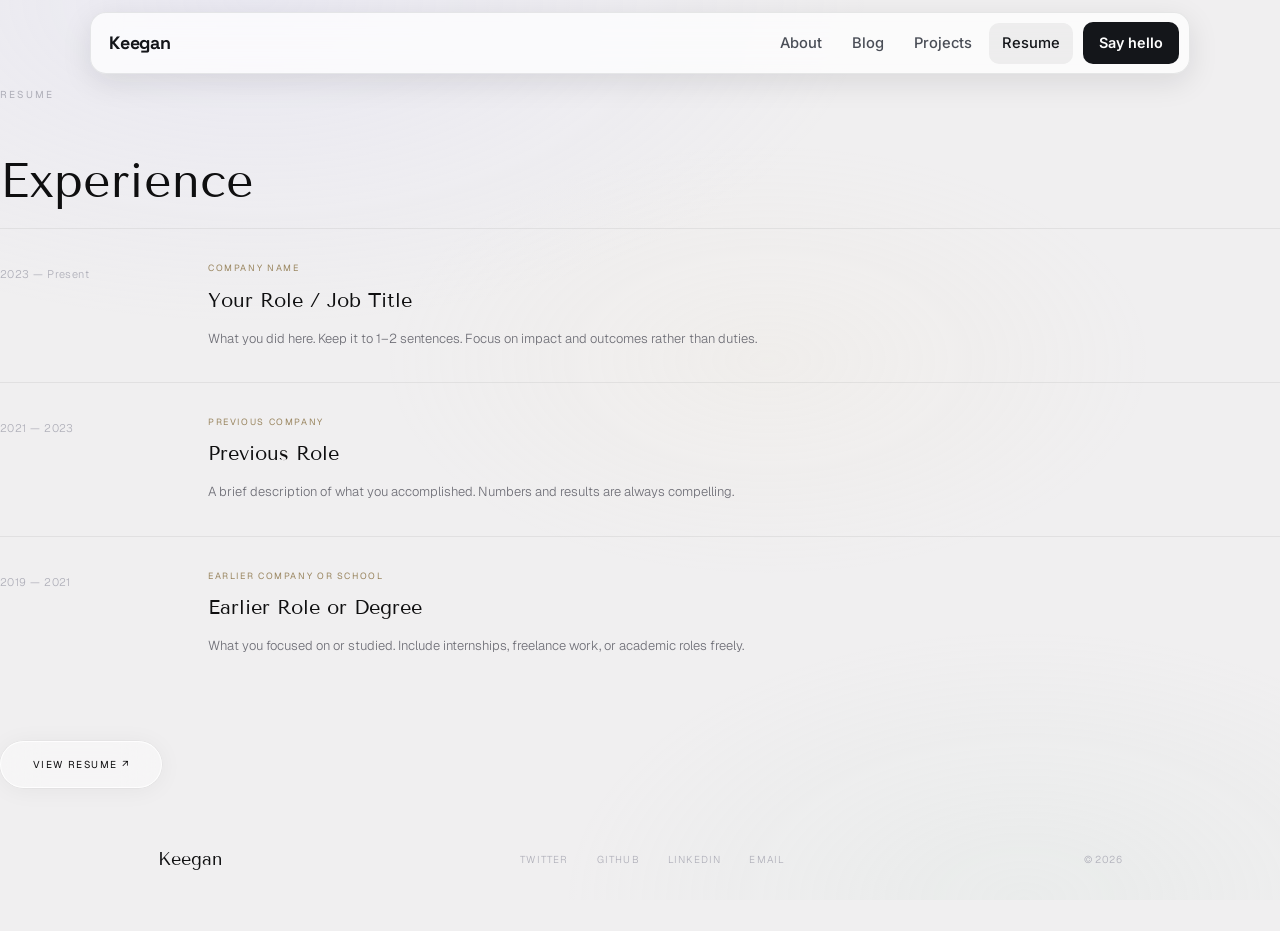
<file: resume.html>
<!DOCTYPE html>
<html lang="en">
<head>
  <script src="nav.js" defer></script>
  <meta charset="UTF-8" />
  <meta name="viewport" content="width=device-width, initial-scale=1.0" />
  <title>Resume — Keegan</title>
  <link rel="preconnect" href="https://fonts.googleapis.com" />
  <link rel="preconnect" href="https://fonts.gstatic.com" crossorigin />
  <link rel="stylesheet" href="style.css" />
</head>
<body>
  <site-nav></site-nav>

  <div class="page">
    <p class="section-label fade-up">Resume</p>
    <h1 class="section-heading fade-up">Experience</h1>

    <div class="fade-up">
      <div class="resume-role">
        <p class="resume-period">2023 — Present</p>
        <div>
          <p class="resume-company">Company Name</p>
          <h3 class="resume-title">Your Role / Job Title</h3>
          <p class="resume-desc">What you did here. Keep it to 1–2 sentences. Focus on impact and outcomes rather than duties.</p>
        </div>
      </div>

      <div class="resume-role">
        <p class="resume-period">2021 — 2023</p>
        <div>
          <p class="resume-company">Previous Company</p>
          <h3 class="resume-title">Previous Role</h3>
          <p class="resume-desc">A brief description of what you accomplished. Numbers and results are always compelling.</p>
        </div>
      </div>

      <div class="resume-role">
        <p class="resume-period">2019 — 2021</p>
        <div>
          <p class="resume-company">Earlier Company or School</p>
          <h3 class="resume-title">Earlier Role or Degree</h3>
          <p class="resume-desc">What you focused on or studied. Include internships, freelance work, or academic roles freely.</p>
        </div>
      </div>
    </div>

    <a href="assets/Resume.pdf" target="_blank" class="resume-download fade-up">View resume ↗</a>
  </div>

  <footer>
    <span class="footer-name">Keegan</span>
    <div class="footer-links">
      <a href="https://twitter.com/" target="_blank">Twitter</a>
      <a href="https://github.com/" target="_blank">GitHub</a>
      <a href="https://linkedin.com/" target="_blank">LinkedIn</a>
      <a href="mailto:keeganarko@email.com">Email</a>
    </div>
    <span class="footer-copy">© 2026</span>
  </footer>
  <script src="main.js"></script>
</body>
</html>
</file>
<file: style.css>
@import url('https://fonts.googleapis.com/css2?family=Tenor+Sans&family=Geist:wght@200;300;400;500&display=swap');

*, *::before, *::after {
  box-sizing: border-box;
  margin: 0;
  padding: 0;
}

:root {
  --bg: #f0eff0;
  --bg-glass: rgba(255,255,255,0.55);
  --bg-glass-hover: rgba(255,255,255,0.75);
  --bg-card: rgba(255,255,255,0.4);
  --text: #0f0f10;
  --text-muted: #6e6e76;
  --text-dim: #aeaeb8;
  --accent: #0f0f10;
  --accent-soft: rgba(15,15,16,0.06);
  --gold: #9a8660;
  --border: rgba(255,255,255,0.8);
  --border-subtle: rgba(0,0,0,0.06);
  --shadow-glass: 0 4px 32px rgba(0,0,0,0.06), 0 1px 0 rgba(255,255,255,0.9) inset;
  --shadow-card: 0 2px 24px rgba(0,0,0,0.05), 0 0 0 0.5px rgba(0,0,0,0.06);
  --font-display: 'Tenor Sans', Georgia, serif;
  --font-body: 'Geist', system-ui, sans-serif;
  --nav-h: 60px;
  --max-w: 1060px;
  --section-gap: 128px;
  --blur: blur(20px);
  --blur-heavy: blur(40px);
}

html { scroll-behavior: smooth; }

body {
  background: var(--bg);
  color: var(--text);
  font-family: var(--font-body);
  font-weight: 300;
  font-size: 15px;
  line-height: 1.7;
  -webkit-font-smoothing: antialiased;
  overflow-x: hidden;
}

/* Subtle grain + gradient bg */
body::before {
  content: '';
  position: fixed;
  inset: 0;
  z-index: -2;
  background:
    radial-gradient(ellipse 80% 60% at 20% 0%, rgba(210,210,255,0.18) 0%, transparent 60%),
    radial-gradient(ellipse 60% 50% at 80% 100%, rgba(200,220,210,0.15) 0%, transparent 60%),
    radial-gradient(ellipse 50% 40% at 60% 40%, rgba(245,235,210,0.12) 0%, transparent 60%);
  pointer-events: none;
}

a { color: inherit; text-decoration: none; }
img { max-width: 100%; display: block; }

/* ── NAV ── */
nav {
  position: fixed;
  top: 16px;
  left: 50%;
  transform: translateX(-50%);
  z-index: 100;
  width: calc(100% - 48px);
  max-width: 860px;
  height: var(--nav-h);
  display: flex;
  align-items: center;
  justify-content: space-between;
  padding: 0 28px;
  background: var(--bg-glass);
  backdrop-filter: var(--blur);
  -webkit-backdrop-filter: var(--blur);
  border: 0.5px solid var(--border);
  border-radius: 16px;
  box-shadow: var(--shadow-glass);
  transition: background 0.3s;
}

nav:hover {
  background: var(--bg-glass-hover);
}

.nav-logo {
  font-family: var(--font-display);
  font-size: 16px;
  letter-spacing: 0.04em;
  color: var(--text);
}

.nav-links {
  display: flex;
  gap: 32px;
  list-style: none;
}

.nav-links a {
  font-size: 12px;
  font-weight: 400;
  letter-spacing: 0.08em;
  color: var(--text-muted);
  transition: color 0.2s;
}

.nav-links a:hover { color: var(--text); }

/* ── HERO ── */
.hero {
  position: relative;
  min-height: 100vh;
  display: flex;
  flex-direction: column;
  justify-content: flex-end;
  padding: 0 48px 96px;
  overflow: hidden;
}

.hero-bg {
  position: absolute;
  inset: 0;
  z-index: 0;
}

.hero-bg img {
  width: 100%;
  height: 100%;
  object-fit: cover;
  opacity: 0;
  animation: fadeInSlow 3s ease forwards;
  animation-delay: 0.4s;
  filter: saturate(0.5) brightness(1.05);
}

.hero-bg::after {
  content: '';
  position: absolute;
  inset: 0;
  background: linear-gradient(
    160deg,
    rgba(240,239,240,0.3) 0%,
    rgba(240,239,240,0.7) 60%,
    rgba(240,239,240,0.96) 100%
  );
}

@keyframes fadeInSlow {
  from { opacity: 0; transform: scale(1.05); }
  to   { opacity: 1; transform: scale(1); }
}

.hero-content {
  position: relative;
  z-index: 1;
  max-width: var(--max-w);
  width: 100%;
  margin: 0 auto;
  opacity: 0;
  animation: riseIn 1.1s cubic-bezier(0.16,1,0.3,1) forwards;
  animation-delay: 0.9s;
}

@keyframes riseIn {
  from { opacity: 0; transform: translateY(28px); }
  to   { opacity: 1; transform: translateY(0); }
}

.hero-eyebrow {
  font-size: 10px;
  font-weight: 400;
  letter-spacing: 0.2em;
  text-transform: uppercase;
  color: var(--gold);
  margin-bottom: 24px;
  display: flex;
  align-items: center;
  gap: 14px;
}

.hero-eyebrow::before {
  content: '';
  display: inline-block;
  width: 28px;
  height: 0.5px;
  background: var(--gold);
}

.hero h1 {
  font-family: var(--font-display);
  font-size: clamp(48px, 7.5vw, 92px);
  font-weight: 400;
  line-height: 1.0;
  letter-spacing: -0.01em;
  max-width: 800px;
  margin-bottom: 36px;
  color: var(--text);
}

.hero h1 em {
  font-style: italic;
  color: var(--text-muted);
}

.hero-sub {
  font-size: 15px;
  color: var(--text-muted);
  max-width: 380px;
  line-height: 1.75;
  font-weight: 300;
}

/* ── SECTIONS ── */
section {
  max-width: var(--max-w);
  margin: 0 auto;
  padding: var(--section-gap) 48px;
}

.section-label {
  font-size: 10px;
  font-weight: 400;
  letter-spacing: 0.22em;
  text-transform: uppercase;
  color: var(--text-dim);
  margin-bottom: 52px;
}

.section-heading {
  font-family: var(--font-display);
  font-size: clamp(30px, 4vw, 48px);
  font-weight: 400;
  line-height: 1.1;
  margin-bottom: 20px;
  color: var(--text);
}

/* ── ABOUT ── */
.about-grid {
  display: grid;
  grid-template-columns: 1.3fr 1fr;
  gap: 80px;
  align-items: start;
}

.about-text p {
  font-size: 16px;
  color: var(--text-muted);
  line-height: 1.9;
  margin-bottom: 18px;
  font-weight: 300;
}

.about-text p:first-child {
  font-size: 19px;
  color: var(--text);
  line-height: 1.65;
}

/* Glass card for meta */
.about-meta {
  background: var(--bg-card);
  backdrop-filter: var(--blur);
  -webkit-backdrop-filter: var(--blur);
  border: 0.5px solid var(--border);
  border-radius: 20px;
  box-shadow: var(--shadow-glass);
  overflow: hidden;
}

.meta-item {
  padding: 20px 28px;
  border-bottom: 0.5px solid var(--border-subtle);
}

.meta-item:last-child { border-bottom: none; }

.meta-label {
  font-size: 9px;
  letter-spacing: 0.2em;
  text-transform: uppercase;
  color: var(--text-dim);
  margin-bottom: 6px;
  font-weight: 400;
}

.meta-value { font-size: 14px; color: var(--text); font-weight: 300; }

/* ── BLOG ── */
.blog-list { display: flex; flex-direction: column; }

.blog-item {
  display: grid;
  grid-template-columns: 80px 1fr auto;
  gap: 32px;
  align-items: center;
  padding: 22px 0;
  border-top: 0.5px solid var(--border-subtle);
  transition: opacity 0.2s;
  cursor: pointer;
  text-decoration: none;
}

.blog-list:hover .blog-item { opacity: 0.3; }
.blog-list:hover .blog-item:hover { opacity: 1; }

.blog-date {
  font-size: 10px;
  color: var(--text-dim);
  letter-spacing: 0.06em;
  font-weight: 400;
}

.blog-title {
  font-family: var(--font-display);
  font-size: 20px;
  font-weight: 400;
  color: var(--text);
  transition: color 0.2s;
}

.blog-item:hover .blog-title { color: var(--gold); }

.blog-tag {
  font-size: 9px;
  letter-spacing: 0.14em;
  text-transform: uppercase;
  color: var(--text-dim);
  background: var(--accent-soft);
  backdrop-filter: var(--blur);
  padding: 5px 12px;
  border-radius: 100px;
  border: 0.5px solid var(--border-subtle);
}

/* ── PROJECTS ── */
.projects-grid {
  display: grid;
  grid-template-columns: repeat(2, 1fr);
  gap: 16px;
}

.project-card {
  background: var(--bg-card);
  backdrop-filter: var(--blur);
  -webkit-backdrop-filter: var(--blur);
  border: 0.5px solid var(--border);
  border-radius: 20px;
  box-shadow: var(--shadow-card);
  padding: 40px 36px;
  transition: background 0.25s, box-shadow 0.25s, transform 0.25s;
  cursor: pointer;
}

.project-card:hover {
  background: var(--bg-glass-hover);
  box-shadow: var(--shadow-glass);
  transform: translateY(-2px);
}

.project-number {
  font-size: 9px;
  color: var(--text-dim);
  letter-spacing: 0.18em;
  margin-bottom: 20px;
  font-weight: 400;
}

.project-name {
  font-family: var(--font-display);
  font-size: 22px;
  font-weight: 400;
  margin-bottom: 10px;
  color: var(--text);
}

.project-desc {
  font-size: 13px;
  color: var(--text-muted);
  line-height: 1.8;
  margin-bottom: 24px;
  font-weight: 300;
}

.project-tags {
  display: flex;
  gap: 6px;
  flex-wrap: wrap;
  margin-bottom: 24px;
}

.tag {
  font-size: 9px;
  letter-spacing: 0.1em;
  text-transform: uppercase;
  color: var(--text-dim);
  border: 0.5px solid var(--border-subtle);
  padding: 4px 10px;
  border-radius: 100px;
  background: var(--accent-soft);
}

.project-link {
  display: inline-flex;
  align-items: center;
  gap: 6px;
  font-size: 10px;
  letter-spacing: 0.12em;
  text-transform: uppercase;
  color: var(--gold);
  font-weight: 400;
  transition: gap 0.2s;
}

.project-card:hover .project-link { gap: 12px; }

/* ── RESUME ── */
.resume-role {
  display: grid;
  grid-template-columns: 160px 1fr;
  gap: 48px;
  padding: 32px 0;
  border-top: 0.5px solid var(--border-subtle);
}

.resume-period {
  font-size: 11px;
  color: var(--text-dim);
  padding-top: 4px;
  letter-spacing: 0.04em;
  font-weight: 300;
}

.resume-company {
  font-size: 9px;
  letter-spacing: 0.18em;
  text-transform: uppercase;
  color: var(--gold);
  margin-bottom: 6px;
  font-weight: 400;
}

.resume-title {
  font-family: var(--font-display);
  font-size: 20px;
  font-weight: 400;
  margin-bottom: 10px;
  color: var(--text);
}

.resume-desc {
  font-size: 13px;
  color: var(--text-muted);
  line-height: 1.8;
  font-weight: 300;
}

.resume-download {
  display: inline-flex;
  align-items: center;
  gap: 10px;
  font-size: 10px;
  letter-spacing: 0.14em;
  text-transform: uppercase;
  color: var(--text);
  background: var(--bg-card);
  backdrop-filter: var(--blur);
  -webkit-backdrop-filter: var(--blur);
  border: 0.5px solid var(--border);
  border-radius: 100px;
  padding: 14px 32px;
  margin-top: 52px;
  font-weight: 400;
  box-shadow: var(--shadow-card);
  transition: background 0.2s, box-shadow 0.2s, transform 0.2s;
}

.resume-download:hover {
  background: var(--bg-glass-hover);
  box-shadow: var(--shadow-glass);
  transform: translateY(-1px);
}

/* ── DIVIDER ── */
.full-divider {
  width: 100%;
  height: 0.5px;
  background: var(--border-subtle);
}

/* ── FOOTER ── */
footer {
  max-width: var(--max-w);
  margin: 0 auto;
  padding: 56px 48px;
  display: flex;
  align-items: center;
  justify-content: space-between;
}

.footer-name {
  font-family: var(--font-display);
  font-size: 18px;
  font-weight: 400;
  color: var(--text);
}

.footer-links { display: flex; gap: 28px; }

.footer-links a {
  font-size: 10px;
  letter-spacing: 0.12em;
  text-transform: uppercase;
  color: var(--text-dim);
  transition: color 0.2s;
}

.footer-links a:hover { color: var(--text); }
.footer-copy { font-size: 10px; color: var(--text-dim); letter-spacing: 0.04em; }

/* ── FADE UP ── */
.fade-up {
  opacity: 0;
  transform: translateY(20px);
  transition: opacity 0.8s cubic-bezier(0.16,1,0.3,1), transform 0.8s cubic-bezier(0.16,1,0.3,1);
}

.fade-up.visible { opacity: 1; transform: translateY(0); }

/* ── RESPONSIVE ── */
@media (max-width: 768px) {
  nav { width: calc(100% - 24px); top: 12px; padding: 0 20px; }
  .hero { padding: 0 24px 72px; }
  .hero h1 { font-size: 44px; }
  section { padding: 80px 24px; }
  .about-grid { grid-template-columns: 1fr; gap: 40px; }
  .projects-grid { grid-template-columns: 1fr; }
  .blog-item { grid-template-columns: 1fr; gap: 6px; }
  .resume-role { grid-template-columns: 1fr; gap: 8px; }
  footer { flex-direction: column; gap: 20px; text-align: center; }
  .footer-links { flex-wrap: wrap; justify-content: center; }
}
</file>
